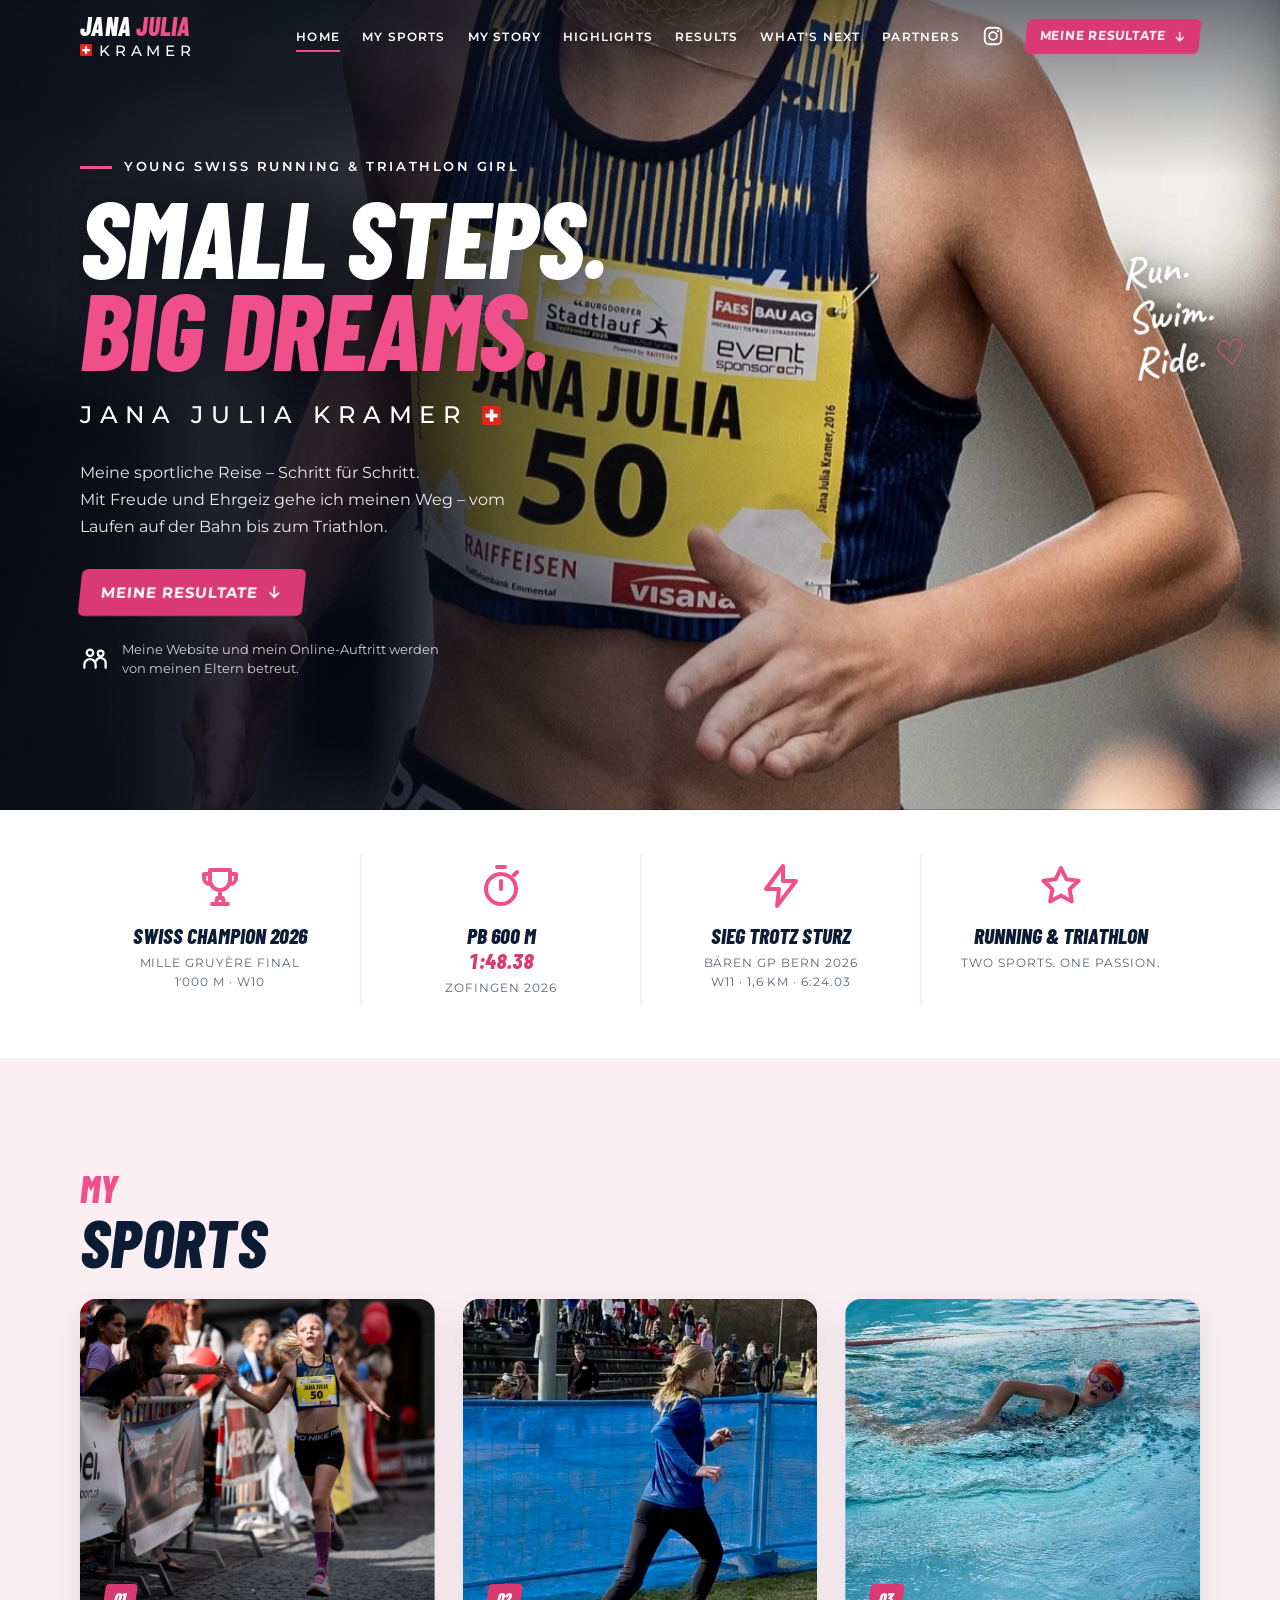
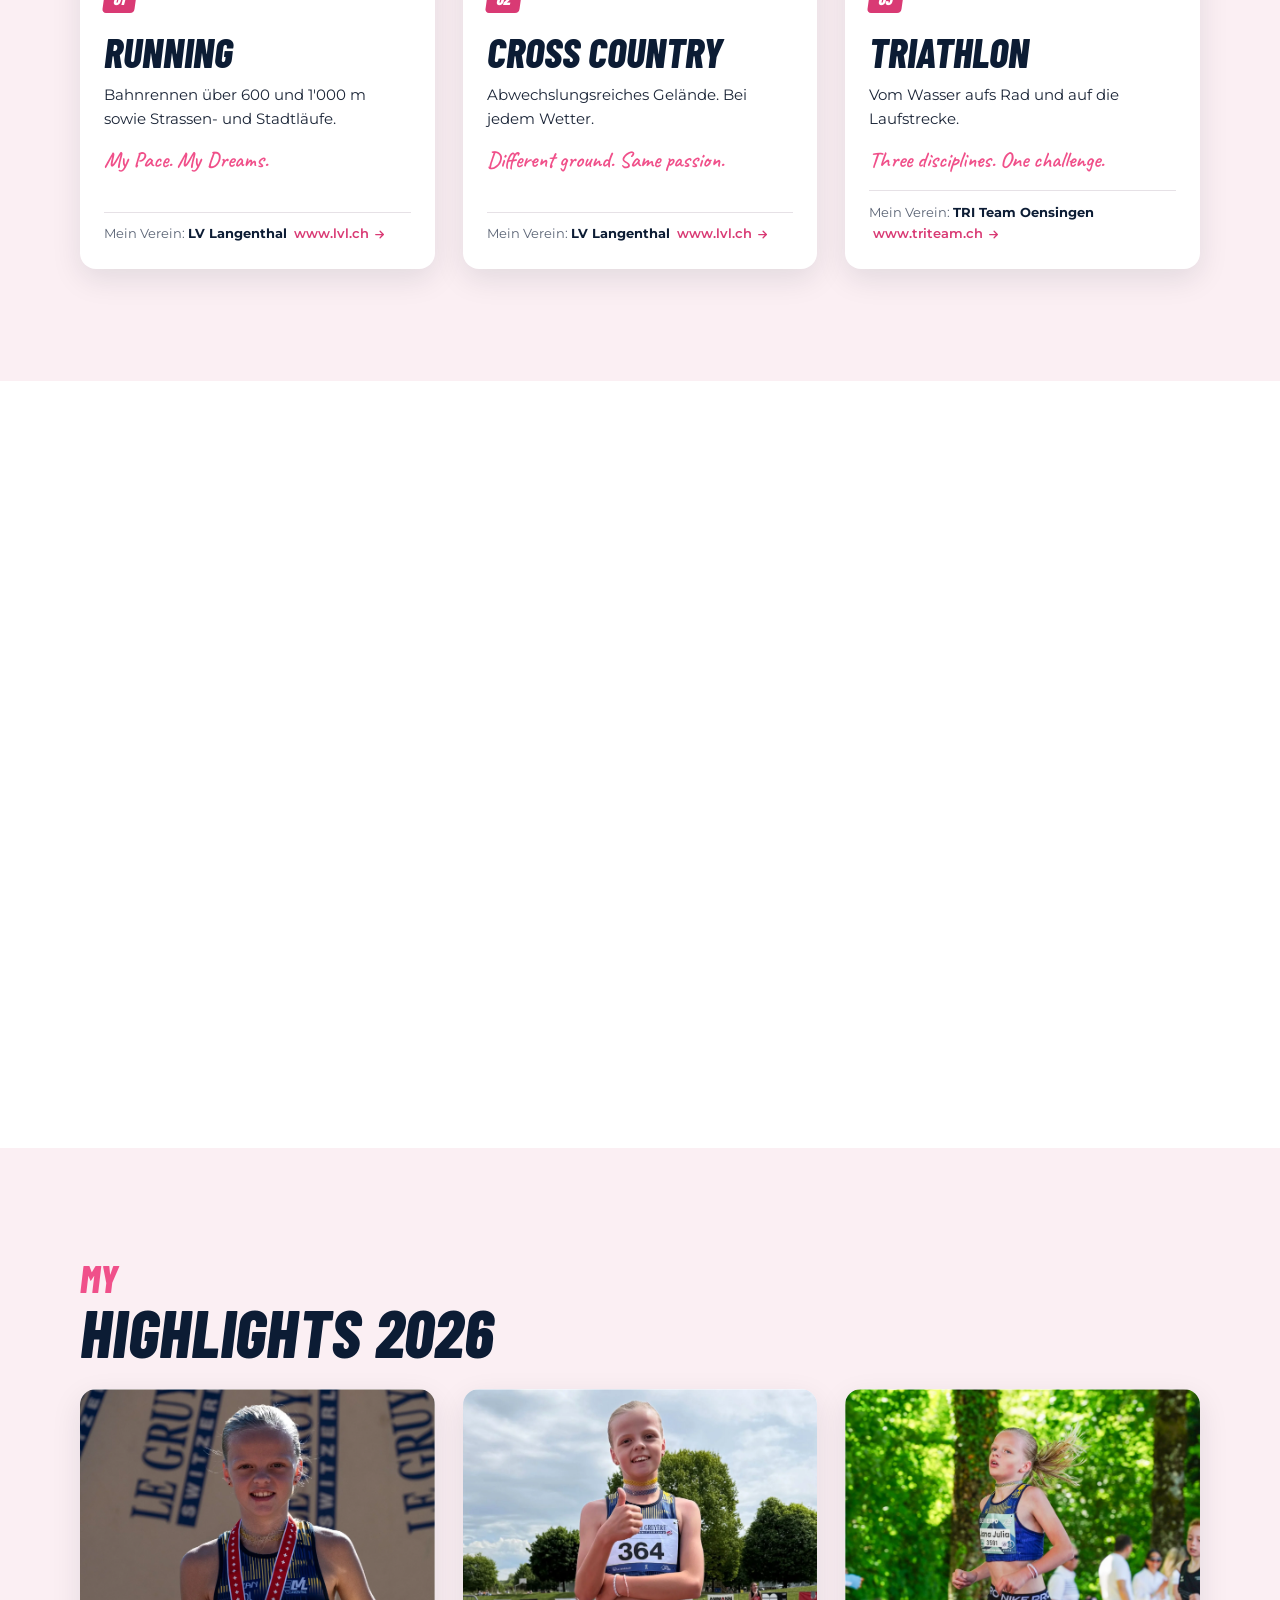
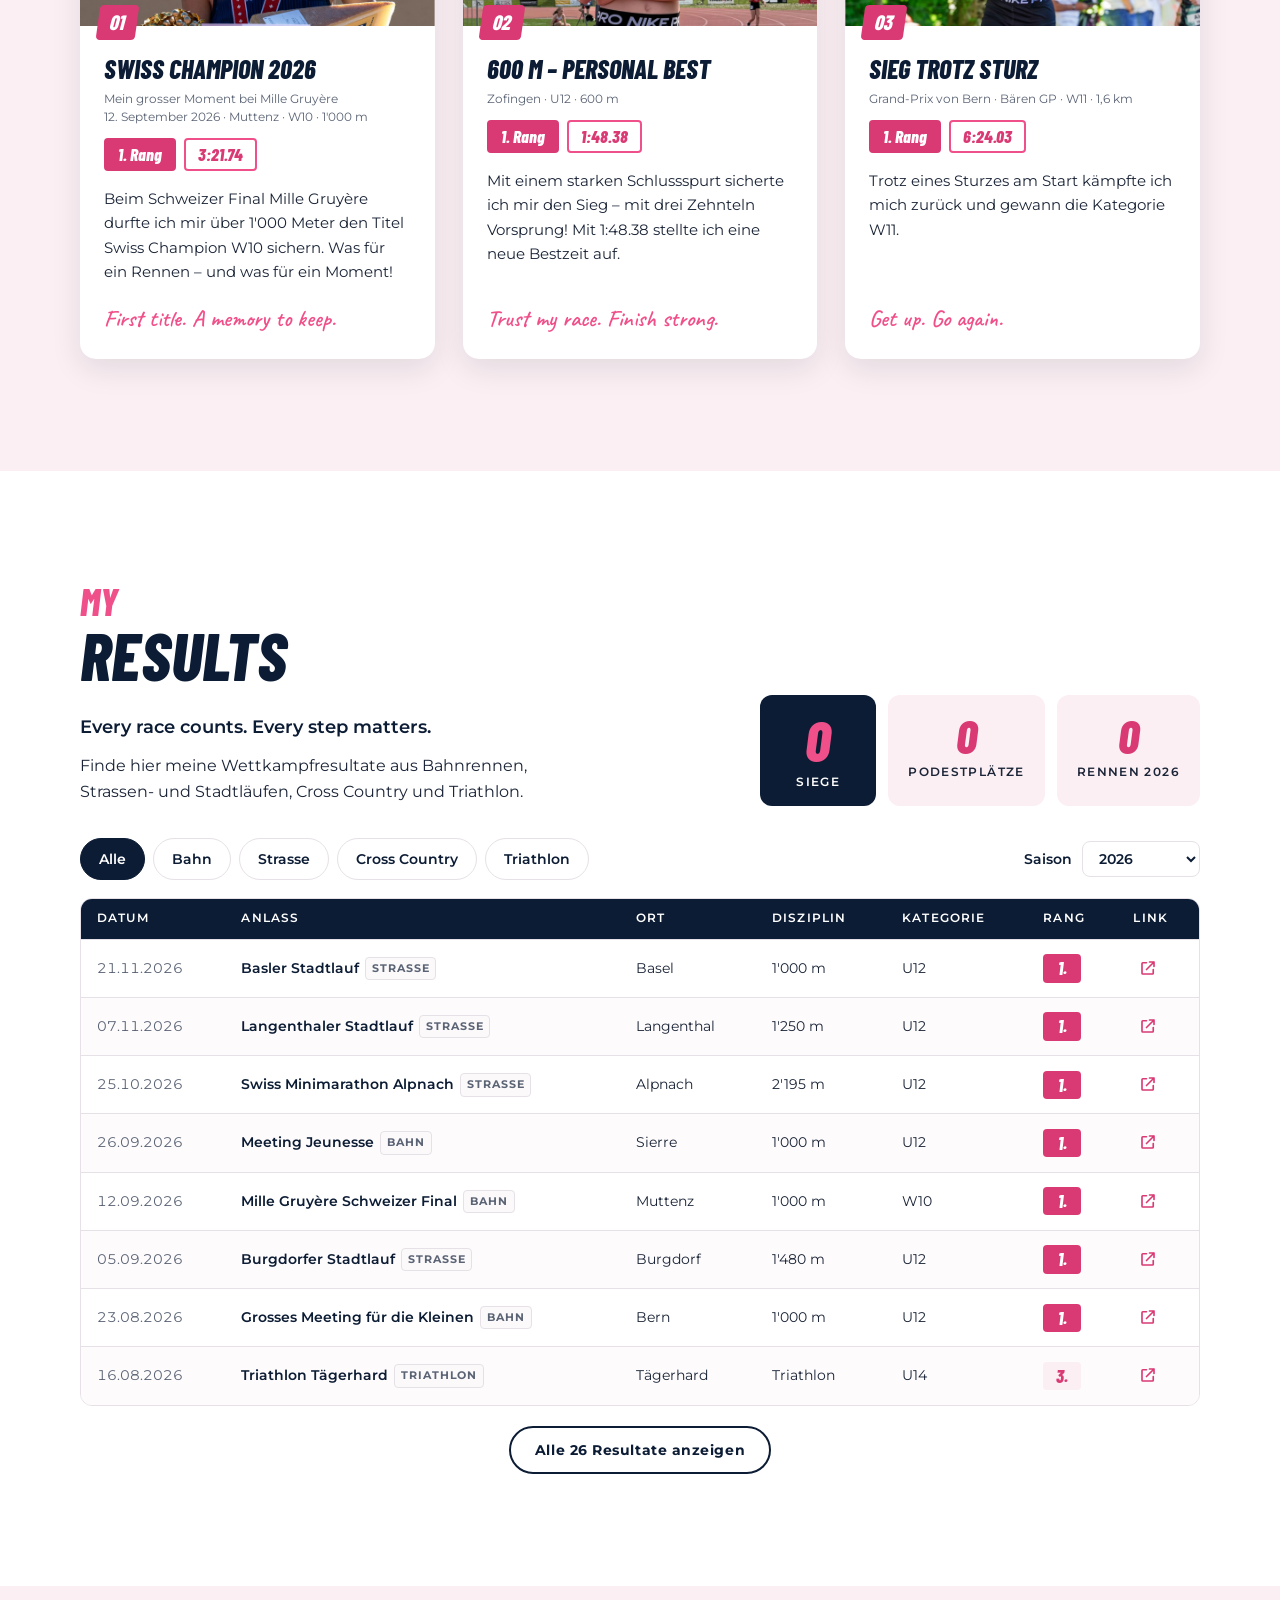
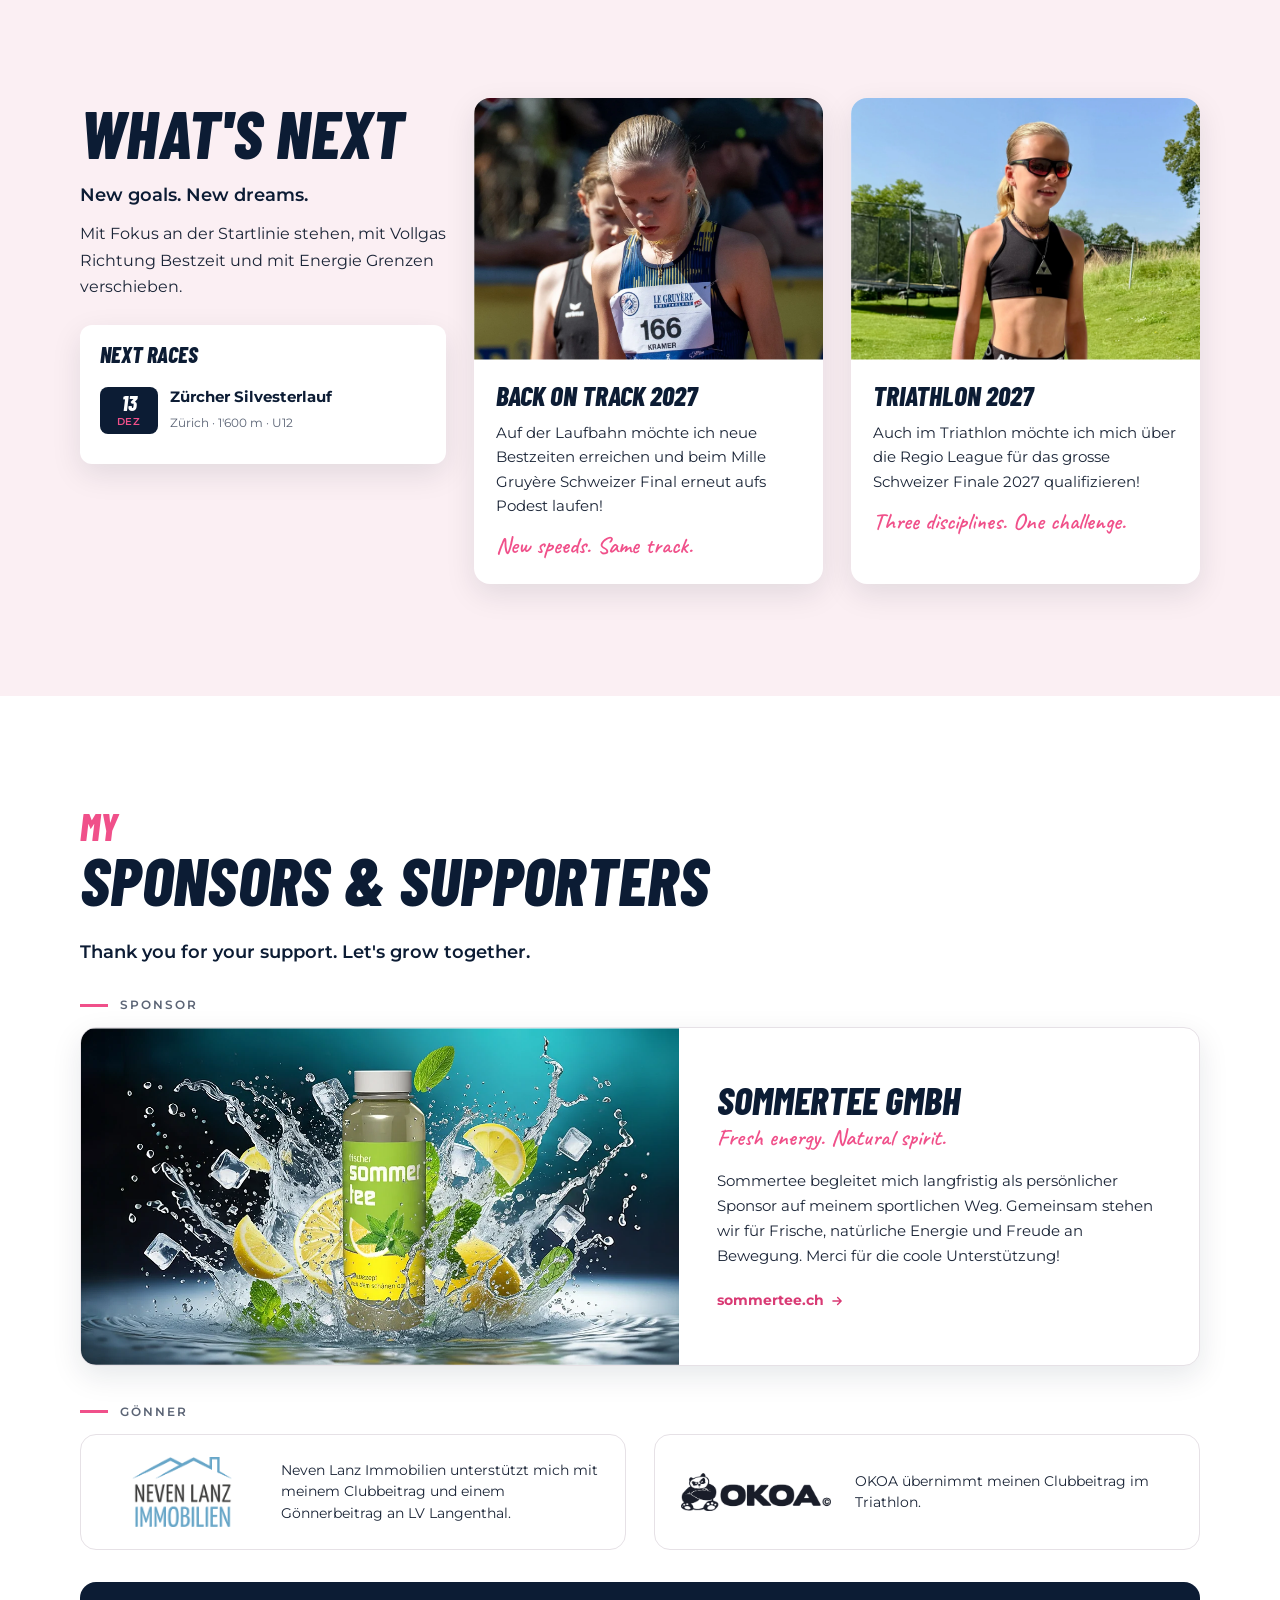
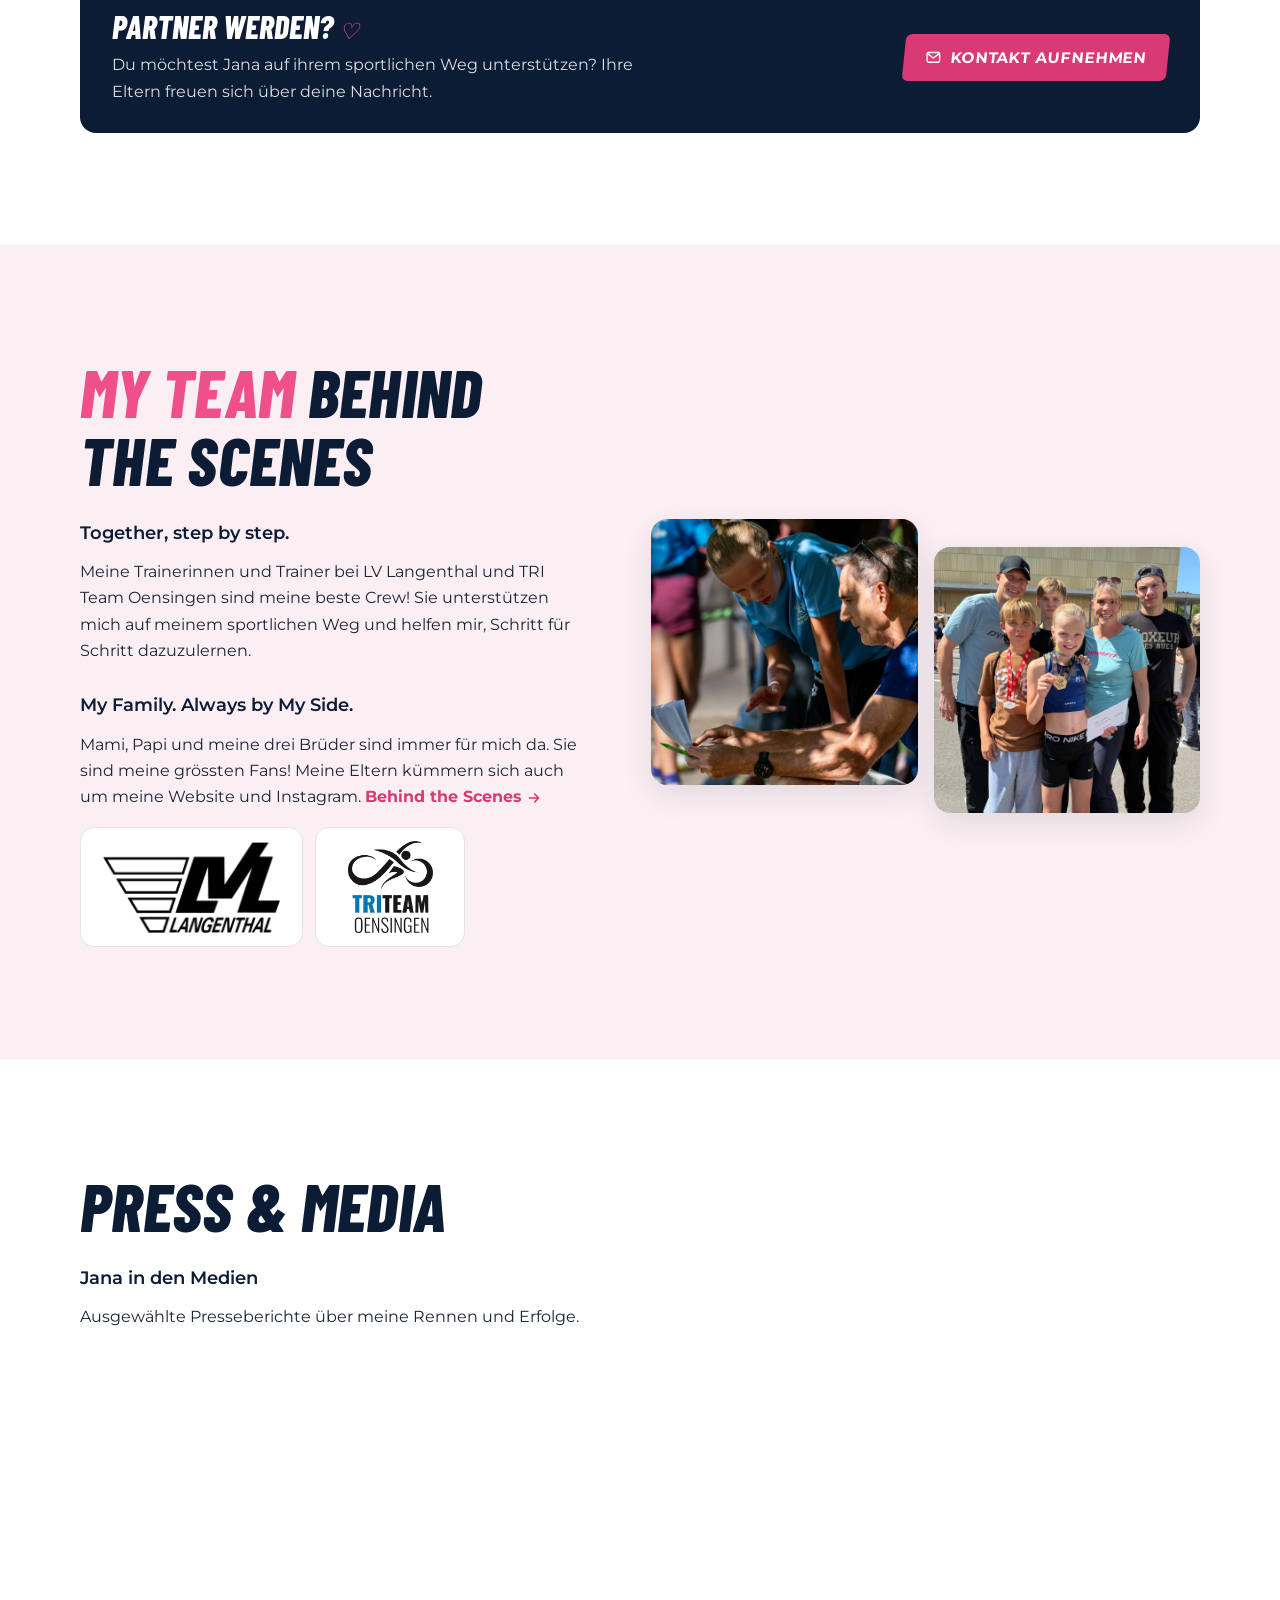
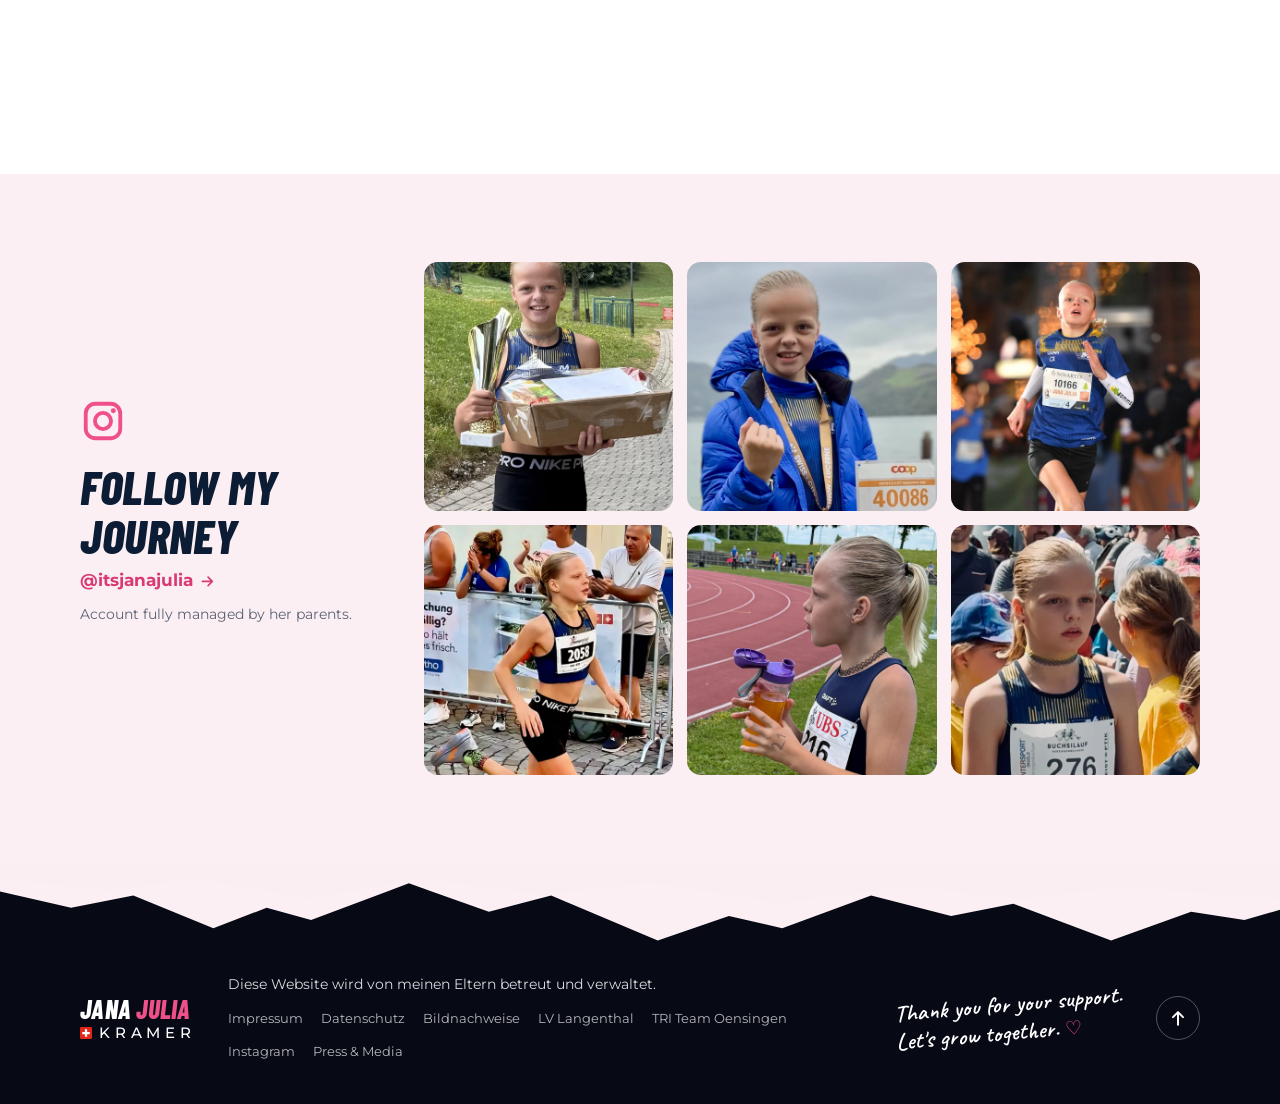
<file: index.html>
<!doctype html>
<html lang="de-CH">
<head>
  <meta charset="utf-8">
  <meta name="viewport" content="width=device-width, initial-scale=1">
  <title>Jana Julia Kramer – Läuferin &amp; Triathletin | Swiss Champion 2026</title>
  <meta name="description" content="Jana Julia Kramer (Jahrgang 2016) – junges Schweizer Lauf- und Triathlon-Talent vom LV Langenthal. Swiss Champion 2026 Mille Gruyère 1'000 m W10. Resultate, Highlights und Ziele. Betreut von ihren Eltern.">
  <meta name="robots" content="index, follow, max-image-preview:large">
  <link rel="canonical" href="https://janajulia.com/">
  <meta name="author" content="David &amp; Fabienne Kramer">
  <meta name="geo.region" content="CH-SO">
  <meta name="geo.placename" content="Kanton Solothurn">

  <!-- Vorschau beim Teilen (WhatsApp, Facebook, LinkedIn, X …) -->
  <meta property="og:type" content="website">
  <meta property="og:site_name" content="Jana Julia Kramer">
  <meta property="og:locale" content="de_CH">
  <meta property="og:url" content="https://janajulia.com/">
  <meta property="og:title" content="Jana Julia Kramer – Small Steps. Big Dreams.">
  <meta property="og:description" content="Young Swiss Running &amp; Triathlon Girl · Swiss Champion 2026 Mille Gruyère 1'000 m W10">
  <meta property="og:image" content="https://janajulia.com/assets/images/og-image.jpg">
  <meta property="og:image:width" content="1200">
  <meta property="og:image:height" content="630">
  <meta property="og:image:alt" content="Jana Julia Kramer beim Burgdorfer Stadtlauf">
  <meta name="twitter:card" content="summary_large_image">
  <meta name="twitter:image" content="https://janajulia.com/assets/images/og-image.jpg">
  <meta name="thumbnail" content="https://janajulia.com/assets/images/og-image.jpg">

  <!-- Strukturierte Daten für Suchmaschinen und KI-Assistenten (bewusst ohne Geburtsdatum/Adresse) -->
  <script type="application/ld+json">
{
  "@context": "https://schema.org",
  "@graph": [
    {
      "@type": "WebSite",
      "@id": "https://janajulia.com/#website",
      "url": "https://janajulia.com/",
      "name": "Jana Julia Kramer",
      "inLanguage": "de-CH",
      "description": "Offizielle Website der jungen Schweizer Läuferin und Triathletin Jana Julia Kramer, betreut von ihren Eltern.",
      "about": {
        "@id": "https://janajulia.com/#jana"
      }
    },
    {
      "@type": "WebPage",
      "@id": "https://janajulia.com/#webpage",
      "url": "https://janajulia.com/",
      "name": "Jana Julia Kramer – Läuferin & Triathletin | Swiss Champion 2026",
      "inLanguage": "de-CH",
      "isPartOf": {
        "@id": "https://janajulia.com/#website"
      },
      "about": {
        "@id": "https://janajulia.com/#jana"
      },
      "primaryImageOfPage": {
        "@id": "https://janajulia.com/#hero"
      },
      "image": [
        {
          "@type": "ImageObject",
          "@id": "https://janajulia.com/#hero",
          "url": "https://janajulia.com/assets/images/hero/hero-desktop.webp",
          "contentUrl": "https://janajulia.com/assets/images/hero/hero-desktop.webp",
          "width": 3200,
          "height": 1800,
          "caption": "Jana Julia Kramer beim Burgdorfer Stadtlauf 2026",
          "creditText": "Meierhans Fotografie, Fabian Meierhans"
        },
        {
          "@type": "ImageObject",
          "url": "https://janajulia.com/assets/images/og-image.jpg",
          "width": 1200,
          "height": 630
        }
      ],
      "thumbnailUrl": "https://janajulia.com/assets/images/og-image.jpg"
    },
    {
      "@type": "Person",
      "@id": "https://janajulia.com/#jana",
      "name": "Jana Julia Kramer",
      "url": "https://janajulia.com/",
      "image": [
        "https://janajulia.com/assets/images/hero/hero-desktop.webp",
        "https://janajulia.com/assets/images/og-image.jpg"
      ],
      "description": "Junge Schweizer Läuferin und Triathletin (Jahrgang 2016). Schweizer Meisterin Mille Gruyère 2026 über 1'000 m (W10).",
      "nationality": {
        "@type": "Country",
        "name": "Schweiz"
      },
      "knowsAbout": [
        "Leichtathletik",
        "Mittelstreckenlauf",
        "Cross Country",
        "Triathlon"
      ],
      "award": [
        "Swiss Champion 2026 – Mille Gruyère Schweizer Final, 1'000 m, W10",
        "Siegerin Grand-Prix von Bern 2026 (W11)"
      ],
      "memberOf": [
        {
          "@type": "SportsClub",
          "name": "LV Langenthal",
          "url": "https://www.lvl.ch/"
        },
        {
          "@type": "SportsClub",
          "name": "TRI Team Oensingen",
          "url": "https://www.triteam.ch/"
        }
      ],
      "sameAs": [
        "https://www.instagram.com/itsjanajulia/"
      ]
    }
  ]
}
  </script>
  <meta name="theme-color" content="#070A15">
  <link rel="preload" href="fonts/barlow-condensed-latin-800-italic.woff2" as="font" type="font/woff2" crossorigin>
  <link rel="preload" href="fonts/montserrat-latin-400-normal.woff2" as="font" type="font/woff2" crossorigin>
  <script>/* Animationen aktivieren (ausser bei «Bewegung reduzieren») – siehe js/animations.js */try{if(!matchMedia("(prefers-reduced-motion: reduce)").matches)document.documentElement.classList.add("anim")}catch(e){}</script>
  <link rel="stylesheet" href="css/style.css">
  <link rel="icon" href="/favicon.ico" sizes="48x48">
  <link rel="icon" href="/favicon.svg" type="image/svg+xml">
  <link rel="apple-touch-icon" href="/apple-touch-icon.png">
  <link rel="manifest" href="/site.webmanifest">
</head>
<body>

<!-- Wiederverwendbare Grafiken -->
<svg width="0" height="0" style="position:absolute" aria-hidden="true">
  <defs>
    <symbol id="flag" viewBox="0 0 32 32"><rect width="32" height="32" rx="3" fill="#E1251B"/><path d="M13 6h6v7h7v6h-7v7h-6v-7H6v-6h7z" fill="#fff"/></symbol>
    <symbol id="i-instagram" viewBox="0 0 24 24"><rect x="3" y="3" width="18" height="18" rx="5" fill="none" stroke="currentColor" stroke-width="2"/><circle cx="12" cy="12" r="4.2" fill="none" stroke="currentColor" stroke-width="2"/><circle cx="17.4" cy="6.6" r="1.3" fill="currentColor"/></symbol>
    <symbol id="i-arrow" viewBox="0 0 24 24"><path d="M5 12h13m-5-6 6 6-6 6" fill="none" stroke="currentColor" stroke-width="2.4" stroke-linecap="round" stroke-linejoin="round"/></symbol>
    <symbol id="i-down" viewBox="0 0 24 24"><path d="M12 4v15m-6-6 6 6 6-6" fill="none" stroke="currentColor" stroke-width="2.4" stroke-linecap="round" stroke-linejoin="round"/></symbol>
    <symbol id="i-ext" viewBox="0 0 24 24"><path d="M14 4h6v6m0-6L10 14M19 14v5a1 1 0 0 1-1 1H5a1 1 0 0 1-1-1V6a1 1 0 0 1 1-1h5" fill="none" stroke="currentColor" stroke-width="2.2" stroke-linecap="round" stroke-linejoin="round"/></symbol>
    <symbol id="i-trophy" viewBox="0 0 24 24"><path d="M7 4h10v5a5 5 0 0 1-10 0V4Zm0 2H4v2a3 3 0 0 0 3 3m10-5h3v2a3 3 0 0 1-3 3m-5 3v4m-4 3h8m-6 0 .6-3h2.8l.6 3" fill="none" stroke="currentColor" stroke-width="2" stroke-linejoin="round" stroke-linecap="round"/></symbol>
    <symbol id="i-watch" viewBox="0 0 24 24"><circle cx="12" cy="13.5" r="7.5" fill="none" stroke="currentColor" stroke-width="2"/><path d="M12 13.5V9.5M10 2.5h4M18.5 6.5l1.5-1.5" fill="none" stroke="currentColor" stroke-width="2" stroke-linecap="round"/></symbol>
    <symbol id="i-bolt" viewBox="0 0 24 24"><path d="M13 2 4.5 13.5H11L10 22l9.5-12.5H13L13 2Z" fill="none" stroke="currentColor" stroke-width="2" stroke-linejoin="round"/></symbol>
    <symbol id="i-star" viewBox="0 0 24 24"><path d="m12 3 2.7 5.6 6.1.8-4.5 4.2 1.1 6.1L12 16.8l-5.4 2.9 1.1-6.1-4.5-4.2 6.1-.8L12 3Z" fill="none" stroke="currentColor" stroke-width="2" stroke-linejoin="round"/></symbol>
    <symbol id="i-family" viewBox="0 0 24 24"><circle cx="8" cy="7" r="2.6" fill="none" stroke="currentColor" stroke-width="1.8"/><circle cx="16.5" cy="7.5" r="2.3" fill="none" stroke="currentColor" stroke-width="1.8"/><path d="M3.5 19v-2.5A4.5 4.5 0 0 1 8 12a4.5 4.5 0 0 1 4.5 4.5V19M13 13.3A4 4 0 0 1 20.5 15.5V19" fill="none" stroke="currentColor" stroke-width="1.8" stroke-linecap="round"/></symbol>
    <symbol id="i-camera" viewBox="0 0 24 24"><path d="M4 8h3l2-2.5h6L17 8h3a1 1 0 0 1 1 1v9a1 1 0 0 1-1 1H4a1 1 0 0 1-1-1V9a1 1 0 0 1 1-1Z" fill="none" stroke="currentColor" stroke-width="1.8" stroke-linejoin="round"/><circle cx="12" cy="13" r="3.5" fill="none" stroke="currentColor" stroke-width="1.8"/></symbol>
    <symbol id="i-zoom" viewBox="0 0 24 24"><circle cx="10.5" cy="10.5" r="6.5" fill="none" stroke="currentColor" stroke-width="2.2"/><path d="m15.5 15.5 5 5M10.5 7.5v6M7.5 10.5h6" fill="none" stroke="currentColor" stroke-width="2.2" stroke-linecap="round"/></symbol>
    <symbol id="i-close" viewBox="0 0 24 24"><path d="M6 6l12 12M18 6 6 18" fill="none" stroke="currentColor" stroke-width="2.4" stroke-linecap="round"/></symbol>
    <symbol id="i-chev" viewBox="0 0 24 24"><path d="m9 5 7 7-7 7" fill="none" stroke="currentColor" stroke-width="2.4" stroke-linecap="round" stroke-linejoin="round"/></symbol>
    <symbol id="i-mail" viewBox="0 0 24 24"><rect x="3" y="5" width="18" height="14" rx="2" fill="none" stroke="currentColor" stroke-width="2"/><path d="m4 7 8 6 8-6" fill="none" stroke="currentColor" stroke-width="2" stroke-linejoin="round"/></symbol>
    <!-- Bergkette -->
    <symbol id="mountains" viewBox="0 0 1440 220" preserveAspectRatio="none"><path d="M0 220V150l80-40 70 30 90-80 60 50 50-30 110 90 90-70 70 40 120-110 80 60 60-30 100 80 90-50 70 30 110-90 90 70 60-20 80 50 60-20v140Z"/><path d="M0 220v-40l120-30 100 30 130-50 120 50 140-40 120 30 150-50 140 40 130-30 120 30 170-30v90Z" opacity=".55"/></symbol>
  </defs>
</svg>

<a class="skip" href="#main">Zum Inhalt springen</a>

<header class="site-header" id="top">
  <div class="wrap header-inner">
    <a class="brand" href="#home" aria-label="Jana Julia Kramer – zur Startseite">
      <span class="brand-top">Jana <em>Julia</em></span>
      <span class="brand-bottom"><svg class="flag" aria-hidden="true"><use href="#flag"/></svg>Kramer</span>
    </a>
    <button class="burger" aria-expanded="false" aria-controls="nav" aria-label="Menü öffnen"><span></span><span></span><span></span></button>
    <nav class="nav" id="nav" aria-label="Hauptnavigation">
      <ul>
        <li><a href="#home">Home</a></li>
        <li><a href="#sports">My Sports</a></li>
        <li><a href="#story">My Story</a></li>
        <li><a href="#highlights">Highlights</a></li>
        <li><a href="#results">Results</a></li>
        <li><a href="#next">What's Next</a></li>
        <li><a href="#partners">Partners</a></li>
      </ul>
      <a class="icon-link" href="https://www.instagram.com/itsjanajulia/" target="_blank" rel="noopener" aria-label="Instagram @itsjanajulia"><svg aria-hidden="true"><use href="#i-instagram"/></svg></a>
      <a class="btn btn-sm" href="#results">Meine Resultate <svg aria-hidden="true"><use href="#i-down"/></svg></a>
    </nav>
  </div>
</header>

<main id="main">

  <!-- 01 HERO -->
  <section class="hero" id="home" aria-labelledby="hero-title">
    <picture class="hero-bg">
      <source media="(max-width: 760px)" srcset="assets/images/hero/hero-mobile.webp">
      <img src="assets/images/hero/hero-desktop.webp" alt="Jana Julia Kramer beim Burgdorfer Stadtlauf 2026 mit Startnummer 50" fetchpriority="high">
    </picture>
    <div class="wrap hero-content">
      <p class="eyebrow">Young Swiss Running &amp; Triathlon Girl</p>
      <h1 id="hero-title" class="hero-title"><span>Small Steps.</span> <span class="pink">Big Dreams.</span></h1>
      <p class="hero-name">Jana Julia Kramer <svg class="flag" aria-label="Schweiz"><use href="#flag"/></svg></p>
      <p class="hero-intro">Meine sportliche Reise – Schritt für Schritt.<br>Mit Freude und Ehrgeiz gehe ich meinen Weg – vom Laufen auf der Bahn bis zum Triathlon.</p>
      <a class="btn" href="#results">Meine Resultate <svg aria-hidden="true"><use href="#i-down"/></svg></a>
      <p class="parents-note"><svg aria-hidden="true"><use href="#i-family"/></svg>Meine Website und mein Online-Auftritt werden von meinen Eltern betreut.</p>
    </div>
    <p class="hero-script script" aria-hidden="true"><span class="w">Run.</span><span class="w">Swim.</span><span class="w">Ride. <span class="heart">♡</span></span></p>
  </section>

  <!-- 02 HIGHLIGHT-STATISTIK -->
  <section class="stats" aria-label="Highlights auf einen Blick">
    <div class="wrap stats-grid">
      <div class="stat">
        <svg aria-hidden="true"><use href="#i-trophy"/></svg>
        <h2>Swiss Champion 2026</h2>
        <p>Mille Gruyère Final<br>1'000 m · W10</p>
      </div>
      <div class="stat">
        <svg aria-hidden="true"><use href="#i-watch"/></svg>
        <h2>PB 600 m <span class="stat-num">1:48.38</span></h2>
        <p>Zofingen 2026</p>
      </div>
      <div class="stat">
        <svg aria-hidden="true"><use href="#i-bolt"/></svg>
        <h2>Sieg trotz Sturz</h2>
        <p>Bären GP Bern 2026<br>W11 · 1,6 km · 6:24.03</p>
      </div>
      <div class="stat">
        <svg aria-hidden="true"><use href="#i-star"/></svg>
        <h2>Running &amp; Triathlon</h2>
        <p>Two sports. One passion.</p>
      </div>
    </div>
  </section>

  <!-- 03 MY SPORTS -->
  <section class="section sports" id="sports" aria-labelledby="sports-title">
    <div class="wrap">
      <h2 class="section-title" id="sports-title"><span class="pink">My</span> Sports</h2>
      <div class="sports-grid">
        <article class="sport-card reveal">
          <img src="assets/images/sports/running.webp" alt="Jana beim Zieleinlauf am Burgdorfer Stadtlauf" loading="lazy">
          <div class="sport-body">
            <span class="num">01</span>
            <h3>Running</h3>
            <p>Bahnrennen über 600 und 1'000 m sowie Strassen- und Stadtläufe.</p>
            <p class="script">My Pace. My Dreams.</p>
            <p class="club">Mein Verein: <strong>LV Langenthal</strong> <a href="https://www.lvl.ch/" target="_blank" rel="noopener">www.lvl.ch <svg aria-hidden="true"><use href="#i-arrow"/></svg></a></p>
          </div>
        </article>
        <article class="sport-card reveal">
          <img src="assets/images/sports/cross-country.webp" alt="Jana beim Crosslauf auf der Wiese" loading="lazy">
          <div class="sport-body">
            <span class="num">02</span>
            <h3>Cross Country</h3>
            <p>Abwechslungsreiches Gelände. Bei jedem Wetter.</p>
            <p class="script">Different ground. Same passion.</p>
            <p class="club">Mein Verein: <strong>LV Langenthal</strong> <a href="https://www.lvl.ch/" target="_blank" rel="noopener">www.lvl.ch <svg aria-hidden="true"><use href="#i-arrow"/></svg></a></p>
          </div>
        </article>
        <article class="sport-card reveal">
          <img src="assets/images/sports/triathlon.webp" alt="Jana beim Schwimmen im Becken" loading="lazy">
          <div class="sport-body">
            <span class="num">03</span>
            <h3>Triathlon</h3>
            <p>Vom Wasser aufs Rad und auf die Laufstrecke.</p>
            <p class="script">Three disciplines. One challenge.</p>
            <p class="club">Mein Verein: <strong>TRI Team Oensingen</strong> <a href="https://www.triteam.ch/" target="_blank" rel="noopener">www.triteam.ch <svg aria-hidden="true"><use href="#i-arrow"/></svg></a></p>
          </div>
        </article>
      </div>
    </div>
  </section>

  <!-- 04 MY STORY -->
  <section class="section story" id="story" aria-labelledby="story-title">
    <div class="wrap story-grid">
      <figure class="story-photo reveal">
        <img src="assets/images/story/story-portrait.webp" alt="Porträt von Jana Julia Kramer, lachend" loading="lazy">
      </figure>
      <div class="story-text reveal">
        <h2 class="section-title" id="story-title"><span class="pink">My</span> Story</h2>
        <h3>Ein Schritt nach dem anderen.</h3>
        <p>Hi! Ich bin Jana Julia (Jahrgang 2016). Ich liebe es, Vollgas zu geben, Neues auszuprobieren und mit einem Lächeln an der Startlinie zu stehen.</p>
        <p>Meine Lieblingsdisziplinen? Die 600 und 1'000 Meter auf der Bahn, schnelle Strassen- und Stadtläufe oder im Winter das Cross Country. Ach ja, Triathlon finde ich auch cool – da kann ich gleich drei Sportarten miteinander verbinden!</p>
        <p>Mein Ziel ist es, jeden Tag dazuzulernen, meine Grenzen zu verschieben und dabei nie den Spass am Sport zu verlieren.</p>
        <p class="script script-lg">Small Steps. Big Dreams. <span class="heart">♡</span></p>
      </div>
    </div>
  </section>

  <!-- 05 MY HIGHLIGHTS 2026 -->
  <section class="section highlights" id="highlights" aria-labelledby="hl-title">
    <div class="wrap">
      <h2 class="section-title" id="hl-title"><span class="pink">My</span> Highlights 2026</h2>
      <div class="cards-3">
        <article class="hl-card reveal">
          <div class="hl-media">
            <img src="assets/images/highlights/swiss-final.webp" alt="Jana mit Medaille und Diplom am Mille Gruyère Schweizer Final in Muttenz" loading="lazy">
            <span class="badge">01</span>
          </div>
          <div class="hl-body">
            <h3>Swiss Champion 2026</h3>
            <p class="meta">Mein grosser Moment bei Mille Gruyère<br>12. September 2026 · Muttenz · W10 · 1'000 m</p>
            <p class="pills"><span class="pill pill-solid">1. Rang</span><span class="pill">3:21.74</span></p>
            <p>Beim Schweizer Final Mille Gruyère durfte ich mir über 1'000 Meter den Titel Swiss Champion W10 sichern. Was für ein Rennen – und was für ein Moment!</p>
            <p class="script">First title. A memory to keep.</p>
          </div>
        </article>
        <article class="hl-card reveal">
          <div class="hl-media">
            <img src="assets/images/highlights/zofingen.webp" alt="Jana mit Daumen hoch nach ihrer 600-m-Bestzeit in Zofingen" loading="lazy">
            <span class="badge">02</span>
          </div>
          <div class="hl-body">
            <h3>600 m – Personal Best</h3>
            <p class="meta">Zofingen · U12 · 600 m</p>
            <p class="pills"><span class="pill pill-solid">1. Rang</span><span class="pill">1:48.38</span></p>
            <p>Mit einem starken Schlussspurt sicherte ich mir den Sieg – mit drei Zehnteln Vorsprung! Mit 1:48.38 stellte ich eine neue Bestzeit auf.</p>
            <p class="script">Trust my race. Finish strong.</p>
          </div>
        </article>
        <article class="hl-card reveal">
          <div class="hl-media">
            <img src="assets/images/highlights/baeren-gp.webp" alt="Jana am Grand-Prix von Bern 2026" loading="lazy">
            <span class="badge">03</span>
          </div>
          <div class="hl-body">
            <h3>Sieg trotz Sturz</h3>
            <p class="meta">Grand-Prix von Bern · Bären GP · W11 · 1,6 km</p>
            <p class="pills"><span class="pill pill-solid">1. Rang</span><span class="pill">6:24.03</span></p>
            <p>Trotz eines Sturzes am Start kämpfte ich mich zurück und gewann die Kategorie W11.</p>
            <p class="script">Get up. Go again.</p>
          </div>
        </article>
      </div>
    </div>
  </section>

  <!-- 06 MY RESULTS -->
  <section class="section results" id="results" aria-labelledby="res-title">
    <div class="wrap">
      <div class="results-head">
        <div>
          <h2 class="section-title" id="res-title"><span class="pink">My</span> Results</h2>
          <p class="lead">Every race counts. Every step matters.</p>
          <p>Finde hier meine Wettkampfresultate aus Bahnrennen, Strassen- und Stadtläufen, Cross Country und Triathlon.</p>
        </div>
        <div class="kpis" aria-live="polite">
          <div class="kpi kpi-main"><span class="kpi-num" data-kpi="wins">–</span><span class="kpi-label">Siege</span></div>
          <div class="kpi"><span class="kpi-num" data-kpi="podiums">–</span><span class="kpi-label">Podestplätze</span></div>
          <div class="kpi"><span class="kpi-num" data-kpi="races">–</span><span class="kpi-label">Rennen <span data-kpi="year"></span></span></div>
        </div>
      </div>

      <div class="filters" role="group" aria-label="Resultate filtern">
        <div class="chips">
          <button class="chip is-active" data-type="all" aria-pressed="true">Alle</button>
          <button class="chip" data-type="bahn" aria-pressed="false">Bahn</button>
          <button class="chip" data-type="strasse" aria-pressed="false">Strasse</button>
          <button class="chip" data-type="cross" aria-pressed="false">Cross Country</button>
          <button class="chip" data-type="triathlon" aria-pressed="false">Triathlon</button>
        </div>
        <label class="year">Saison
          <select id="year-select"></select>
        </label>
      </div>

      <div class="table-wrap">
        <table class="results-table">
          <caption class="sr-only">Wettkampfresultate von Jana Julia Kramer, neueste zuerst</caption>
          <thead>
            <tr><th scope="col">Datum</th><th scope="col">Anlass</th><th scope="col">Ort</th><th scope="col">Disziplin</th><th scope="col">Kategorie</th><th scope="col">Rang</th><th scope="col"><span class="sr-only">Resultat-</span>Link</th></tr>
          </thead>
          <tbody id="results-body"></tbody>
        </table>
        <p class="empty" id="results-empty" hidden>Für diese Auswahl gibt es noch keine Resultate.</p>
      </div>
      <p class="more-wrap"><button class="more-btn" id="results-more" hidden></button></p>
    </div>
  </section>

  <!-- 07 WHAT'S NEXT -->
  <section class="section next" id="next" aria-labelledby="next-title">
    <div class="wrap">
      <div class="next-grid">
        <div class="next-intro reveal">
          <h2 class="section-title" id="next-title">What's Next</h2>
          <p class="lead">New goals. New dreams.</p>
          <p>Mit Fokus an der Startlinie stehen, mit Vollgas Richtung Bestzeit und mit Energie Grenzen verschieben.</p>
          <div class="next-races" id="next-races-box">
            <h3>Next Races</h3>
            <ul id="next-races"></ul>
          </div>
        </div>
        <article class="goal-card reveal">
          <img src="assets/images/next/track-2027.webp" alt="Jana konzentriert vor dem Start am Mille Gruyère" loading="lazy">
          <div>
            <h3>Back on Track 2027</h3>
            <p>Auf der Laufbahn möchte ich neue Bestzeiten erreichen und beim Mille Gruyère Schweizer Final erneut aufs Podest laufen!</p>
            <p class="script">New speeds. Same track.</p>
          </div>
        </article>
        <article class="goal-card reveal">
          <img src="assets/images/next/triathlon-2027.webp" alt="Jana mit Sportbrille im Sommer" loading="lazy">
          <div>
            <h3>Triathlon 2027</h3>
            <p>Auch im Triathlon möchte ich mich über die Regio League für das grosse Schweizer Finale 2027 qualifizieren!</p>
            <p class="script">Three disciplines. One challenge.</p>
          </div>
        </article>
      </div>
    </div>
  </section>

  <!-- 08 SPONSORS & SUPPORTERS -->
  <section class="section partners" id="partners" aria-labelledby="partners-title">
    <div class="wrap">
      <h2 class="section-title" id="partners-title"><span class="pink">My</span> Sponsors &amp; Supporters</h2>
      <p class="lead">Thank you for your support. Let's grow together.</p>
      <h3 class="partner-group">Sponsor</h3>
      <article class="sponsor-card reveal">
        <img class="sponsor-media" src="assets/images/partner/sommertee-produkt.webp" alt="Sommertee-Flasche mit Zitronen, Minze und Eiswürfeln" loading="lazy">
        <div class="sponsor-body">
          <h3>Sommertee GmbH</h3>
          <p class="script">Fresh energy. Natural spirit.</p>
          <p>Sommertee begleitet mich langfristig als persönlicher Sponsor auf meinem sportlichen Weg. Gemeinsam stehen wir für Frische, natürliche Energie und Freude an Bewegung. Merci für die coole Unterstützung!</p>
          <a class="text-link" href="https://sommertee.ch/" target="_blank" rel="noopener">sommertee.ch <svg aria-hidden="true"><use href="#i-arrow"/></svg></a>
        </div>
      </article>

      <h3 class="partner-group">Gönner</h3>
      <div class="donors">
        <a class="donor-card reveal" href="https://www.nevenlanz.ch/" target="_blank" rel="noopener">
          <img src="assets/images/partner/logo-nevenlanz.png" alt="Neven Lanz Immobilien" loading="lazy">
          <p>Neven Lanz Immobilien unterstützt mich mit meinem Clubbeitrag und einem Gönnerbeitrag an LV Langenthal.</p>
        </a>
        <a class="donor-card reveal" href="https://www.okoa.ch/" target="_blank" rel="noopener">
          <img src="assets/images/partner/logo-okoa.png" alt="OKOA" loading="lazy">
          <p>OKOA übernimmt meinen Clubbeitrag im Triathlon.</p>
        </a>
      </div>
      <div class="become-partner reveal">
        <div>
          <h3>Partner werden?</h3>
          <p>Du möchtest Jana auf ihrem sportlichen Weg unterstützen? Ihre Eltern freuen sich über deine Nachricht.</p>
        </div>
        <a class="btn js-mail" href="#partners" data-subject="Partnerschaft Jana Julia Kramer"><svg aria-hidden="true"><use href="#i-mail"/></svg>Kontakt aufnehmen</a>
      </div>
    </div>
  </section>

  <!-- 09 TEAM BEHIND THE SCENES -->
  <section class="section team" aria-labelledby="team-title">
    <div class="wrap team-grid">
      <div class="team-text reveal">
        <h2 class="section-title" id="team-title"><span class="pink">My Team</span> Behind the Scenes</h2>
        <p class="lead">Together, step by step.</p>
        <p>Meine Trainerinnen und Trainer bei LV Langenthal und TRI Team Oensingen sind meine beste Crew! Sie unterstützen mich auf meinem sportlichen Weg und helfen mir, Schritt für Schritt dazuzulernen.</p>
        <p class="lead lead-2">My Family. Always by My Side.</p>
        <p>Mami, Papi und meine drei Brüder sind immer für mich da. Sie sind meine grössten Fans! Meine Eltern kümmern sich auch um meine Website und Instagram. <a class="inline-link" href="impressum.html#behind-the-scenes">Behind the Scenes <svg aria-hidden="true"><use href="#i-arrow"/></svg></a></p>
        <div class="clubs">
          <a class="club-logo" href="https://www.lvl.ch/" target="_blank" rel="noopener"><img src="assets/images/team/logo-lv-langenthal.png" alt="LV Langenthal" loading="lazy"></a>
          <a class="club-logo" href="https://www.triteam.ch/" target="_blank" rel="noopener"><img src="assets/images/team/logo-triteam-oensingen.png" alt="TRI Team Oensingen" loading="lazy"></a>
        </div>
      </div>
      <div class="team-photos reveal">
        <img src="assets/images/team/team-01.webp" alt="Jana bespricht mit ihrem Trainer die Rennstrategie" loading="lazy">
        <img src="assets/images/team/team-02.webp" alt="Jana mit ihrer Familie und Medaille" loading="lazy">
      </div>
    </div>
  </section>

  <!-- 10 PRESS & MEDIA -->
  <section class="section press" id="press" aria-labelledby="press-title">
    <div class="wrap">
      <h2 class="section-title" id="press-title">Press &amp; Media</h2>
      <p class="lead">Jana in den Medien</p>
      <p>Ausgewählte Presseberichte über meine Rennen und Erfolge.</p>
      <div class="cards-4">
        <article class="press-card reveal">
          <button type="button" class="press-zoom" data-full="assets/images/medien/gross/medien-01.webp" aria-label="Artikel vergrössern: Zeitungsartikel Oltner Tagblatt: Rickenbacherin gewinnt Schweizer Final über 1000 Meter"><img src="assets/images/medien/medien-01.webp" alt="Zeitungsartikel Oltner Tagblatt: Rickenbacherin gewinnt Schweizer Final über 1000 Meter" loading="lazy"><span class="zoom-icon" aria-hidden="true"><svg><use href="#i-zoom"/></svg></span></button>
          <h3>Rickenbacherin gewinnt Schweizer Final über 1000 Meter</h3>
          <p class="meta">Oltner Tagblatt · 17. September 2026</p>
        </article>
        <article class="press-card reveal">
          <button type="button" class="press-zoom" data-full="assets/images/medien/gross/medien-02.webp" aria-label="Artikel vergrössern: Zeitungsartikel Unter-Emmentaler: Gold und Silber an regionale Talente"><img src="assets/images/medien/medien-02.webp" alt="Zeitungsartikel Unter-Emmentaler: Gold und Silber an regionale Talente" loading="lazy"><span class="zoom-icon" aria-hidden="true"><svg><use href="#i-zoom"/></svg></span></button>
          <h3>Gold und Silber an regionale Talente</h3>
          <p class="meta">Unter-Emmentaler · 18. September 2026</p>
        </article>
        <article class="press-card reveal">
          <button type="button" class="press-zoom" data-full="assets/images/medien/gross/medien-03.webp" aria-label="Artikel vergrössern: Zeitungsartikel Unter-Emmentaler über den Torrent Run"><img src="assets/images/medien/medien-03.webp" alt="Zeitungsartikel Unter-Emmentaler über den Torrent Run" loading="lazy"><span class="zoom-icon" aria-hidden="true"><svg><use href="#i-zoom"/></svg></span></button>
          <h3>Sieg am Torrent Run in Leukerbad</h3>
          <p class="meta">Unter-Emmentaler · August 2026</p>
        </article>
        <article class="press-card reveal">
          <button type="button" class="press-zoom" data-full="assets/images/medien/gross/medien-04.webp" aria-label="Artikel vergrössern: Zeitungsartikel zum Langenthaler Stadtlauf 2025 mit Jana und Medaille"><img src="assets/images/medien/medien-04.webp" alt="Zeitungsartikel zum Langenthaler Stadtlauf 2025 mit Jana und Medaille" loading="lazy"><span class="zoom-icon" aria-hidden="true"><svg><use href="#i-zoom"/></svg></span></button>
          <h3>Kategoriensieg am Langenthaler Stadtlauf</h3>
          <p class="meta">Langenthaler Tagblatt · November 2025</p>
        </article>
      </div>
    </div>
  </section>

  <!-- 11 INSTAGRAM -->
  <section class="section insta" aria-labelledby="insta-title">
    <div class="wrap insta-grid">
      <div class="insta-text">
        <svg class="insta-icon" aria-hidden="true"><use href="#i-instagram"/></svg>
        <h2 class="section-title" id="insta-title">Follow my Journey</h2>
        <a class="handle" href="https://www.instagram.com/itsjanajulia/" target="_blank" rel="noopener">@itsjanajulia <svg aria-hidden="true"><use href="#i-arrow"/></svg></a>
        <p class="small">Account fully managed by her parents.</p>
      </div>
      <ul class="insta-photos">
        <li><a href="https://www.instagram.com/itsjanajulia/" target="_blank" rel="noopener"><img src="assets/images/instagram/insta-01.webp" alt="Jana mit Pokal nach dem Sieg am Torrent Run" loading="lazy"></a></li>
        <li><a href="https://www.instagram.com/itsjanajulia/" target="_blank" rel="noopener"><img src="assets/images/instagram/insta-02.webp" alt="Jana mit Diplom am Mille Gruyère Regionalfinal Zürich" loading="lazy"></a></li>
        <li><a href="https://www.instagram.com/itsjanajulia/" target="_blank" rel="noopener"><img src="assets/images/instagram/insta-03.webp" alt="Jana im Lauf am Basler Stadtlauf 2026" loading="lazy"></a></li>
        <li><a href="https://www.instagram.com/itsjanajulia/" target="_blank" rel="noopener"><img src="assets/images/instagram/insta-04.webp" alt="Jana beim Trompeterlauf in Bad Säckingen" loading="lazy"></a></li>
        <li><a href="https://www.instagram.com/itsjanajulia/" target="_blank" rel="noopener"><img src="assets/images/instagram/insta-05.webp" alt="Jana trinkt an der Laufbahn" loading="lazy"></a></li>
        <li><a href="https://www.instagram.com/itsjanajulia/" target="_blank" rel="noopener"><img src="assets/images/instagram/insta-06.webp" alt="Jana vor dem Start am Buchsilauf" loading="lazy"></a></li>
      </ul>
    </div>
  </section>

  <div class="lightbox" id="lightbox" role="dialog" aria-modal="true" aria-label="Zeitungsartikel" hidden>
    <figure class="lb-figure">
      <img class="lb-img" alt="">
      <figcaption class="lb-cap"></figcaption>
    </figure>
    <button type="button" class="lb-btn lb-close" aria-label="Schliessen"><svg aria-hidden="true"><use href="#i-close"/></svg></button>
    <button type="button" class="lb-btn lb-prev" aria-label="Vorheriger Artikel"><svg aria-hidden="true"><use href="#i-chev"/></svg></button>
    <button type="button" class="lb-btn lb-next" aria-label="Nächster Artikel"><svg aria-hidden="true"><use href="#i-chev"/></svg></button>
  </div>

</main>

<!-- 12 FOOTER -->
<footer class="site-footer">
  <svg class="mountains mountains-footer" aria-hidden="true"><use href="#mountains"/></svg>
  <div class="wrap footer-inner">
    <a class="brand" href="#home" aria-label="Nach oben">
      <span class="brand-top">Jana <em>Julia</em></span>
      <span class="brand-bottom"><svg class="flag" aria-hidden="true"><use href="#flag"/></svg>Kramer</span>
    </a>
    <div class="footer-text">
      <p>Diese Website wird von meinen Eltern betreut und verwaltet.</p>
      <ul class="footer-links">
        <li><a href="impressum.html">Impressum</a></li>
        <li><a href="impressum.html#datenschutz">Datenschutz</a></li>
        <li><a href="impressum.html#bildnachweise">Bildnachweise</a></li>
        <li><a href="https://www.lvl.ch/" target="_blank" rel="noopener">LV Langenthal</a></li>
        <li><a href="https://www.triteam.ch/" target="_blank" rel="noopener">TRI Team Oensingen</a></li>
        <li><a href="https://www.instagram.com/itsjanajulia/" target="_blank" rel="noopener">Instagram</a></li>
        <li><a href="#press">Press &amp; Media</a></li>
      </ul>
    </div>
    <p class="script footer-script">Thank you for your support.<br>Let's grow together. <span class="heart">♡</span></p>
    <a class="to-top" href="#home" aria-label="Nach oben"><svg aria-hidden="true"><use href="#i-down"/></svg></a>
  </div>
</footer>

<script src="js/results.js"></script>
<script src="js/main.js"></script>
<script src="js/animations.js"></script>
</body>
</html>
</file>
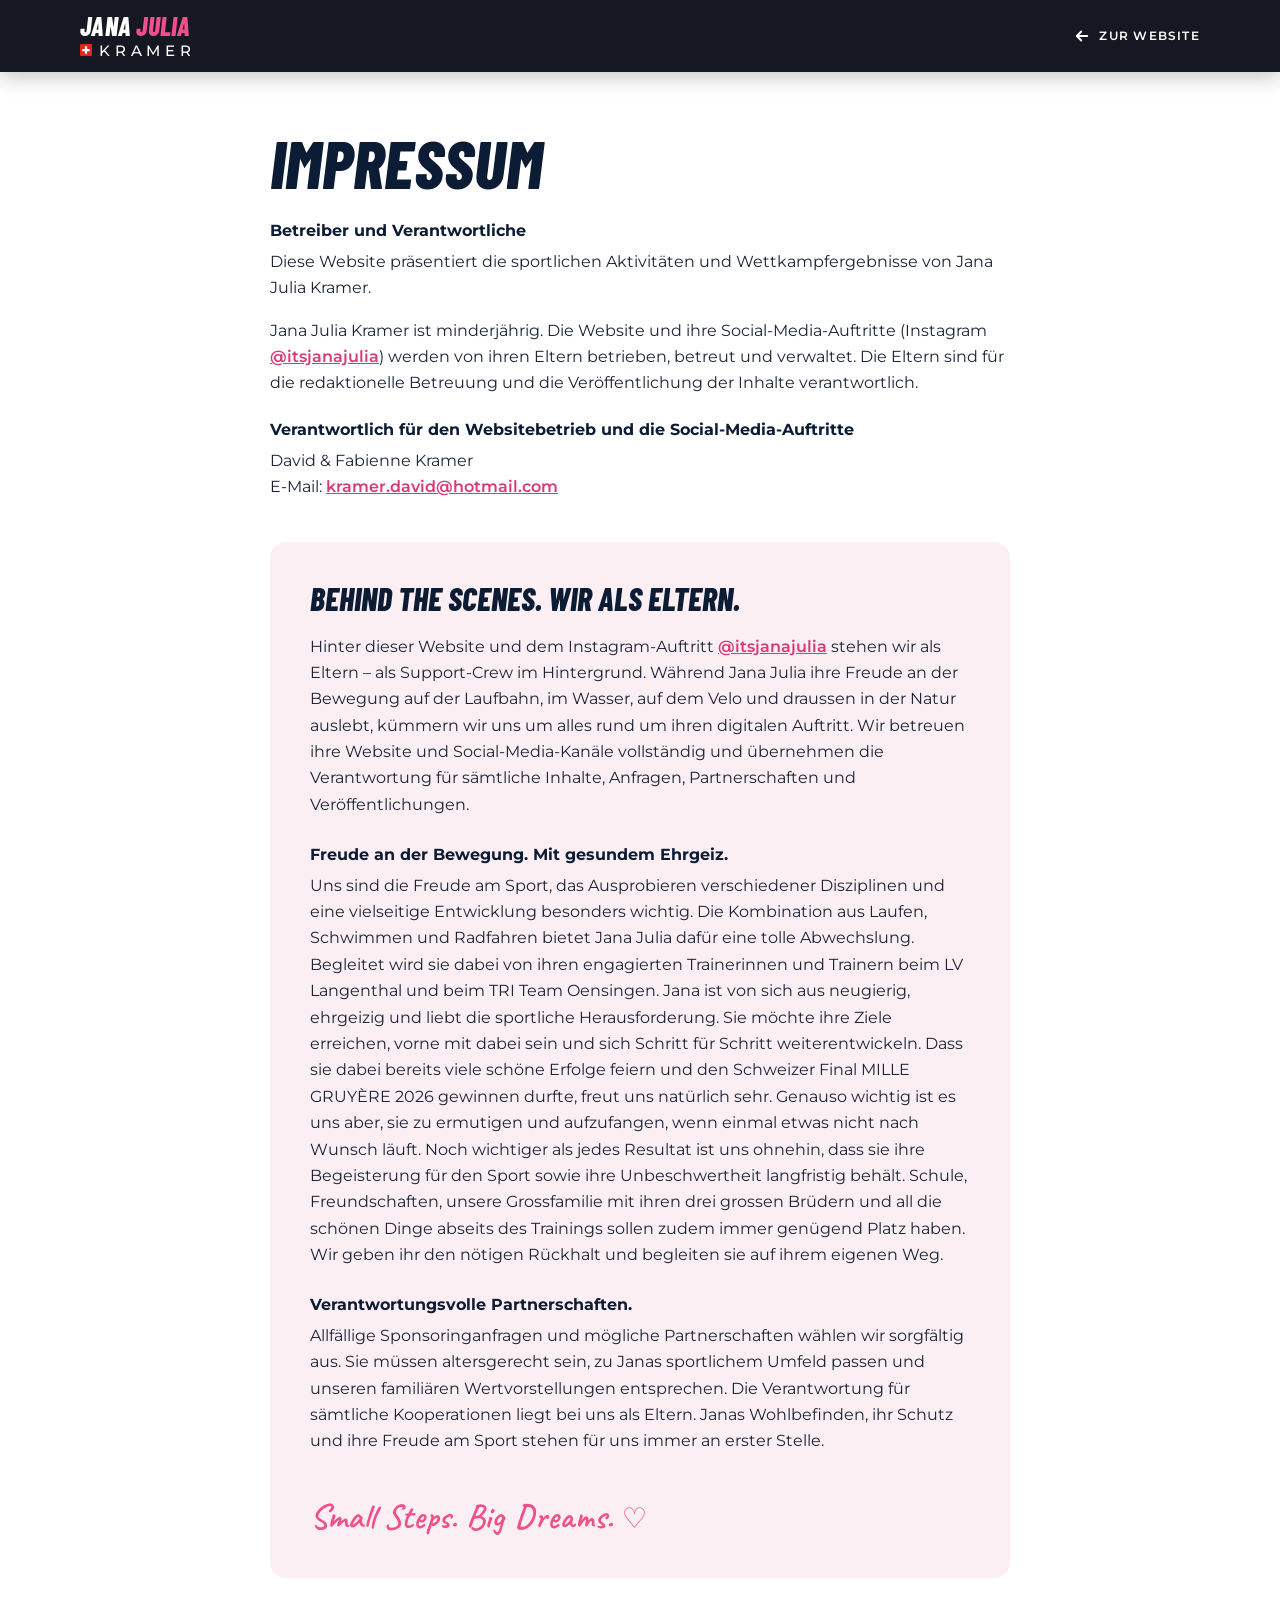
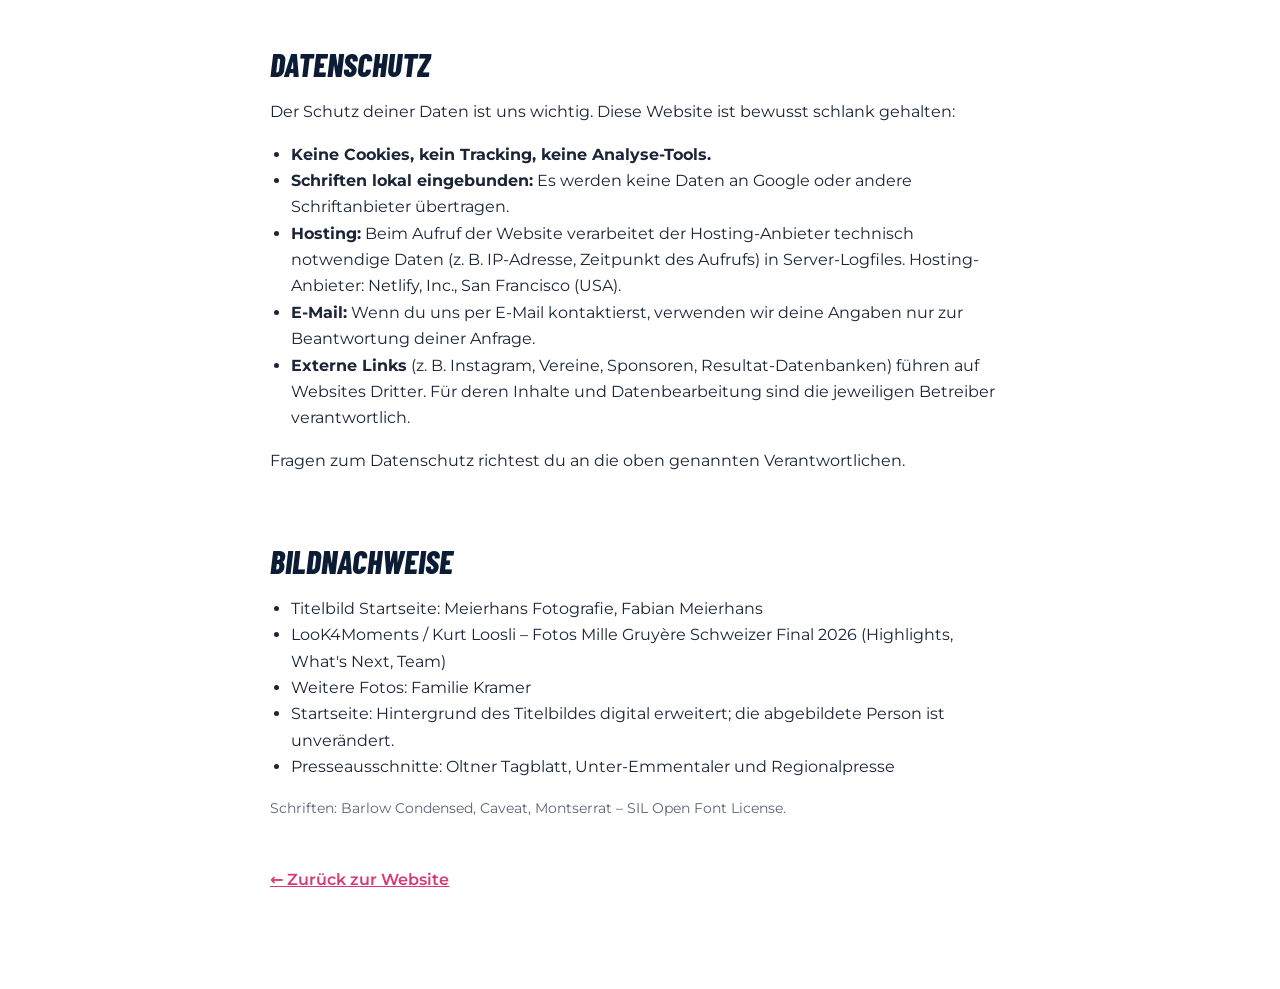
<file: impressum.html>
<!doctype html>
<html lang="de-CH">
<head>
  <meta charset="utf-8">
  <meta name="viewport" content="width=device-width, initial-scale=1">
  <title>Impressum & Datenschutz – Jana Julia Kramer</title>
  <meta name="description" content="Impressum, Datenschutz und Bildnachweise der Website von Jana Julia Kramer. Betrieben von ihren Eltern David &amp; Fabienne Kramer.">
  <meta name="robots" content="index, follow">
  <link rel="canonical" href="https://janajulia.com/impressum.html">
  <meta name="theme-color" content="#070A15">
  <script>/* Animationen aktivieren (ausser bei «Bewegung reduzieren») – siehe js/animations.js */try{if(!matchMedia("(prefers-reduced-motion: reduce)").matches)document.documentElement.classList.add("anim")}catch(e){}</script>
  <link rel="stylesheet" href="css/style.css">
  <link rel="icon" href="/favicon.ico" sizes="48x48">
  <link rel="icon" href="/favicon.svg" type="image/svg+xml">
  <link rel="apple-touch-icon" href="/apple-touch-icon.png">
  <link rel="manifest" href="/site.webmanifest">
  <style>
    .legal { padding: calc(var(--header-h) + 56px) 0 80px; background: var(--white); }
    .legal .wrap { max-width: 820px; }
    .legal h2 { font: italic 800 2rem/1 var(--f-head); text-transform: uppercase; color: var(--navy); margin: 2.2em 0 .6em; scroll-margin-top: calc(var(--header-h) + 20px); }
    .legal h3 { font: 700 1rem/1.4 var(--f-body); color: var(--navy); margin: 1.4em 0 .4em; }
    .legal ul { list-style: disc; padding-left: 1.3em; margin-bottom: 1em; }
    .legal a { color: var(--pink-strong); font-weight: 600; }
    .ethos { margin-top: 2.6em; padding: clamp(24px, 4vw, 40px); background: var(--rose); border-radius: var(--radius); scroll-margin-top: calc(var(--header-h) + 20px); }
    .ethos h2 { margin-top: 0; }
    .ethos h3 { margin-top: 1.6em; }
    .ethos-claim { font-size: clamp(1.7rem, 3vw, 2.2rem); margin-top: 1.2em; }
    .back { display: inline-flex; align-items: center; gap: 8px; color: #fff; text-decoration: none; font: 600 .78rem/1 var(--f-body); letter-spacing: .1em; text-transform: uppercase; }
    .back svg { width: 18px; height: 18px; transform: rotate(180deg); }
    .back:hover { color: var(--pink); }
  </style>
</head>
<body>
<svg width="0" height="0" style="position:absolute" aria-hidden="true">
  <defs>
    <symbol id="flag" viewBox="0 0 32 32"><rect width="32" height="32" rx="3" fill="#E1251B"/><path d="M13 6h6v7h7v6h-7v7h-6v-7H6v-6h7z" fill="#fff"/></symbol>
    <symbol id="i-arrow" viewBox="0 0 24 24"><path d="M5 12h13m-5-6 6 6-6 6" fill="none" stroke="currentColor" stroke-width="2.4" stroke-linecap="round" stroke-linejoin="round"/></symbol>
  </defs>
</svg>

<header class="site-header is-solid" data-static>
  <div class="wrap header-inner">
    <a class="brand" href="index.html" aria-label="Jana Julia Kramer – zur Startseite">
      <span class="brand-top">Jana <em>Julia</em></span>
      <span class="brand-bottom"><svg class="flag" aria-hidden="true"><use href="#flag"/></svg>Kramer</span>
    </a>
    <a class="back" href="index.html"><svg aria-hidden="true"><use href="#i-arrow"/></svg>Zur Website</a>
  </div>
</header>

<main class="legal" id="main">
  <div class="wrap">
    <h1 class="section-title">Impressum</h1>

    <h3>Betreiber und Verantwortliche</h3>
    <p>Diese Website präsentiert die sportlichen Aktivitäten und Wettkampfergebnisse von Jana Julia Kramer.</p>
    <p>Jana Julia Kramer ist minderjährig. Die Website und ihre Social-Media-Auftritte (Instagram <a href="https://www.instagram.com/itsjanajulia/" target="_blank" rel="noopener">@itsjanajulia</a>) werden von ihren Eltern betrieben, betreut und verwaltet. Die Eltern sind für die redaktionelle Betreuung und die Veröffentlichung der Inhalte verantwortlich.</p>
    <h3>Verantwortlich für den Websitebetrieb und die Social-Media-Auftritte</h3>
    <p>David &amp; Fabienne Kramer<br>E-Mail: <a class="js-mail" href="#" data-subject="Website Jana Julia Kramer"><span class="js-mail-text">[E-Mail-Adresse – bitte JavaScript aktivieren]</span></a></p>

    <section class="ethos" id="behind-the-scenes" aria-labelledby="bts-title">
      <h2 id="bts-title">Behind the Scenes. Wir als Eltern.</h2>
      <p>Hinter dieser Website und dem Instagram-Auftritt <a href="https://www.instagram.com/itsjanajulia/" target="_blank" rel="noopener">@itsjanajulia</a> stehen wir als Eltern – als Support-Crew im Hintergrund. Während Jana Julia ihre Freude an der Bewegung auf der Laufbahn, im Wasser, auf dem Velo und draussen in der Natur auslebt, kümmern wir uns um alles rund um ihren digitalen Auftritt. Wir betreuen ihre Website und Social-Media-Kanäle vollständig und übernehmen die Verantwortung für sämtliche Inhalte, Anfragen, Partnerschaften und Veröffentlichungen.</p>

      <h3>Freude an der Bewegung. Mit gesundem Ehrgeiz.</h3>
      <p>Uns sind die Freude am Sport, das Ausprobieren verschiedener Disziplinen und eine vielseitige Entwicklung besonders wichtig. Die Kombination aus Laufen, Schwimmen und Radfahren bietet Jana Julia dafür eine tolle Abwechslung. Begleitet wird sie dabei von ihren engagierten Trainerinnen und Trainern beim LV Langenthal und beim TRI Team Oensingen. Jana ist von sich aus neugierig, ehrgeizig und liebt die sportliche Herausforderung. Sie möchte ihre Ziele erreichen, vorne mit dabei sein und sich Schritt für Schritt weiterentwickeln. Dass sie dabei bereits viele schöne Erfolge feiern und den Schweizer Final MILLE GRUYÈRE 2026 gewinnen durfte, freut uns natürlich sehr. Genauso wichtig ist es uns aber, sie zu ermutigen und aufzufangen, wenn einmal etwas nicht nach Wunsch läuft. Noch wichtiger als jedes Resultat ist uns ohnehin, dass sie ihre Begeisterung für den Sport sowie ihre Unbeschwertheit langfristig behält. Schule, Freundschaften, unsere Grossfamilie mit ihren drei grossen Brüdern und all die schönen Dinge abseits des Trainings sollen zudem immer genügend Platz haben. Wir geben ihr den nötigen Rückhalt und begleiten sie auf ihrem eigenen Weg.</p>

      <h3>Verantwortungsvolle Partnerschaften.</h3>
      <p>Allfällige Sponsoringanfragen und mögliche Partnerschaften wählen wir sorgfältig aus. Sie müssen altersgerecht sein, zu Janas sportlichem Umfeld passen und unseren familiären Wertvorstellungen entsprechen. Die Verantwortung für sämtliche Kooperationen liegt bei uns als Eltern. Janas Wohlbefinden, ihr Schutz und ihre Freude am Sport stehen für uns immer an erster Stelle.</p>

      <p class="script ethos-claim">Small Steps. Big Dreams. <span class="heart">♡</span></p>
    </section>

    <h2 id="datenschutz">Datenschutz</h2>
    <p>Der Schutz deiner Daten ist uns wichtig. Diese Website ist bewusst schlank gehalten:</p>
    <ul>
      <li><strong>Keine Cookies, kein Tracking, keine Analyse-Tools.</strong></li>
      <li><strong>Schriften lokal eingebunden:</strong> Es werden keine Daten an Google oder andere Schriftanbieter übertragen.</li>
      <li><strong>Hosting:</strong> Beim Aufruf der Website verarbeitet der Hosting-Anbieter technisch notwendige Daten (z.&nbsp;B. IP-Adresse, Zeitpunkt des Aufrufs) in Server-Logfiles. Hosting-Anbieter: Netlify, Inc., San Francisco (USA).</li>
      <li><strong>E-Mail:</strong> Wenn du uns per E-Mail kontaktierst, verwenden wir deine Angaben nur zur Beantwortung deiner Anfrage.</li>
      <li><strong>Externe Links</strong> (z.&nbsp;B. Instagram, Vereine, Sponsoren, Resultat-Datenbanken) führen auf Websites Dritter. Für deren Inhalte und Datenbearbeitung sind die jeweiligen Betreiber verantwortlich.</li>
    </ul>
    <p>Fragen zum Datenschutz richtest du an die oben genannten Verantwortlichen.</p>

    <h2 id="bildnachweise">Bildnachweise</h2>
    <ul>
      <li>Titelbild Startseite: Meierhans Fotografie, Fabian Meierhans</li>
      <li>LooK4Moments / Kurt Loosli – Fotos Mille Gruyère Schweizer Final 2026 (Highlights, What's Next, Team)</li>
      <li>Weitere Fotos: Familie Kramer</li>
      <li>Startseite: Hintergrund des Titelbildes digital erweitert; die abgebildete Person ist unverändert.</li>
      <li>Presseausschnitte: Oltner Tagblatt, Unter-Emmentaler und Regionalpresse</li>
    </ul>
    <p class="small">Schriften: Barlow Condensed, Caveat, Montserrat – SIL Open Font License.</p>

    <p style="margin-top:48px"><a href="index.html">← Zurück zur Website</a></p>
  </div>
</main>

<script src="js/main.js"></script>
<script src="js/animations.js"></script>
</body>
</html>
</file>
<file: css/style.css>
/* =========================================================
   Jana Julia Kramer — Small Steps. Big Dreams.
   Farben & Schriften: siehe README («Design-Quelle»)
   ========================================================= */

@font-face { font-family: "Barlow Condensed"; font-style: italic; font-weight: 700; font-display: swap; src: url(../fonts/barlow-condensed-latin-700-italic.woff2) format("woff2"); }
@font-face { font-family: "Barlow Condensed"; font-style: italic; font-weight: 800; font-display: swap; src: url(../fonts/barlow-condensed-latin-800-italic.woff2) format("woff2"); }
@font-face { font-family: "Caveat"; font-weight: 600; font-display: swap; src: url(../fonts/caveat-latin-600-normal.woff2) format("woff2"); }
@font-face { font-family: "Caveat"; font-weight: 700; font-display: swap; src: url(../fonts/caveat-latin-700-normal.woff2) format("woff2"); }
@font-face { font-family: "Montserrat"; font-weight: 400; font-display: swap; src: url(../fonts/montserrat-latin-400-normal.woff2) format("woff2"); }
@font-face { font-family: "Montserrat"; font-weight: 500; font-display: swap; src: url(../fonts/montserrat-latin-500-normal.woff2) format("woff2"); }
@font-face { font-family: "Montserrat"; font-weight: 600; font-display: swap; src: url(../fonts/montserrat-latin-600-normal.woff2) format("woff2"); }
@font-face { font-family: "Montserrat"; font-weight: 700; font-display: swap; src: url(../fonts/montserrat-latin-700-normal.woff2) format("woff2"); }

:root {
  --pink: #F0508A;
  --pink-strong: #D93A74;   /* Buttons: besserer Kontrast mit weisser Schrift */
  --pink-dark: #C93C6C;
  --navy: #0C1C34;
  --night: #070A15;
  --rose: #FBEFF3;
  --paper: #FBF9FA;
  --white: #fff;
  --text: #1B2537;
  --muted: #5B6475;
  --line: #E6E1E6;

  --f-head: "Barlow Condensed", "Arial Narrow", Impact, sans-serif;
  --f-script: "Caveat", "Segoe Script", cursive;
  --f-body: "Montserrat", system-ui, -apple-system, "Segoe UI", sans-serif;

  --wrap: 1200px;
  --gutter: clamp(16px, 4vw, 40px);
  --radius: 16px;
  --shadow: 0 10px 30px rgba(12, 28, 52, .10);
  --header-h: 72px;
}

*, *::before, *::after { box-sizing: border-box; }
html { scroll-behavior: smooth; scroll-padding-top: var(--header-h); -webkit-text-size-adjust: 100%; }
body { margin: 0; background: var(--paper); color: var(--text); font: 400 16px/1.65 var(--f-body); overflow-x: hidden; }
img { display: block; max-width: 100%; height: auto; }
a { color: inherit; }
h1, h2, h3 { margin: 0; line-height: 1.02; }
p { margin: 0 0 1em; }
ul { margin: 0; padding: 0; list-style: none; }
button, select { font: inherit; }
:focus-visible { outline: 3px solid var(--pink); outline-offset: 3px; border-radius: 4px; }

.wrap { width: 100%; max-width: var(--wrap); margin: 0 auto; padding: 0 var(--gutter); }
.sr-only { position: absolute; width: 1px; height: 1px; padding: 0; margin: -1px; overflow: hidden; clip: rect(0 0 0 0); white-space: nowrap; border: 0; }
.skip { position: absolute; left: 12px; top: -60px; z-index: 100; background: var(--pink-strong); color: #fff; padding: 10px 16px; border-radius: 8px; text-decoration: none; font-weight: 600; }
.skip:focus { top: 12px; }

.pink { color: var(--pink); }
.script { font-family: var(--f-script); font-weight: 600; color: var(--pink); font-size: 1.45rem; line-height: 1.15; margin: .4em 0 0; }
.script-lg { font-size: clamp(1.8rem, 3vw, 2.4rem); }
.heart { font-family: var(--f-body); font-size: .8em; }
.flag { width: .8em; height: .8em; display: inline-block; vertical-align: -.05em; }
.lead { font-family: var(--f-body); font-weight: 600; font-size: 1.15rem; color: var(--navy); margin-bottom: .6em; }
.small { font-size: .85rem; color: var(--muted); }

/* ---------- Buttons ---------- */
.btn {
  display: inline-flex; align-items: center; gap: .55em;
  background: var(--pink-strong); color: #fff; text-decoration: none;
  font: 700 .95rem/1 var(--f-body); letter-spacing: .06em; text-transform: uppercase;
  padding: 1em 1.4em; border-radius: 6px; border: 0; cursor: pointer;
  transform: skewX(-6deg); transition: background .2s, transform .2s;
}
.btn > * { transform: skewX(6deg); }
.btn svg { width: 1.1em; height: 1.1em; flex: none; }
.btn:hover { background: var(--pink-dark); transform: skewX(-6deg) translateY(-2px); }
.btn-sm { font-size: .78rem; padding: .85em 1.1em; }

/* ---------- Section-Titel ---------- */
.section { padding: clamp(64px, 9vw, 112px) 0; position: relative; }
.section-title {
  font-family: var(--f-head); font-style: italic; font-weight: 800; text-transform: uppercase;
  font-size: clamp(2.6rem, 6vw, 4.2rem); color: var(--navy); letter-spacing: .005em; margin-bottom: .35em;
}
.section-title .pink { display: block; font-size: .55em; line-height: 1; }

/* =========================================================
   HEADER
   ========================================================= */
.site-header { position: fixed; inset: 0 0 auto; z-index: 50; height: var(--header-h); transition: background .3s, box-shadow .3s; }
/* Hintergrund + Unschärfe auf eigener Ebene: «backdrop-filter» direkt auf dem Header würde das
   mobile Menü (position: fixed) auf die Header-Höhe begrenzen. */
.site-header::before { content: ""; position: absolute; inset: 0; z-index: -1; background: rgba(7, 10, 21, .94); box-shadow: 0 4px 20px rgba(0,0,0,.25); -webkit-backdrop-filter: blur(6px); backdrop-filter: blur(6px); opacity: 0; transition: opacity .3s; pointer-events: none; }
.site-header.is-solid::before { opacity: 1; }
.header-inner { height: 100%; display: flex; align-items: center; justify-content: space-between; gap: 24px; }

.brand { text-decoration: none; color: #fff; display: inline-flex; flex-direction: column; line-height: .92; }
.brand-top { font: italic 800 1.6rem/0.95 var(--f-head); text-transform: uppercase; letter-spacing: .01em; }
.brand-top em { color: var(--pink); font-style: italic; }
.brand-bottom { font: 500 .95rem/1 var(--f-body); letter-spacing: .32em; text-transform: uppercase; display: flex; align-items: center; gap: .45em; margin-top: 4px; }
.brand-bottom .flag { width: 12px; height: 12px; }

.nav { display: flex; align-items: center; gap: 22px; }
.nav ul { display: flex; gap: 22px; }
.nav ul a { color: #fff; text-decoration: none; font: 600 .74rem/1 var(--f-body); letter-spacing: .1em; text-transform: uppercase; padding: 8px 0; position: relative; }
.nav ul a::after { content: ""; position: absolute; left: 0; right: 100%; bottom: 0; height: 2px; background: var(--pink); transition: right .25s; }
.nav ul a:hover::after, .nav ul a.is-current::after { right: 0; }
.icon-link { color: #fff; display: inline-flex; }
.icon-link svg { width: 22px; height: 22px; }
.icon-link:hover { color: var(--pink); }

.burger { display: none; width: 44px; height: 44px; border: 0; background: transparent; cursor: pointer; position: relative; z-index: 60; }
.burger span { display: block; width: 26px; height: 2px; background: #fff; margin: 6px auto; transition: transform .3s, opacity .3s; }
.burger[aria-expanded="true"] span:nth-child(1) { transform: translateY(8px) rotate(45deg); }
.burger[aria-expanded="true"] span:nth-child(2) { opacity: 0; }
.burger[aria-expanded="true"] span:nth-child(3) { transform: translateY(-8px) rotate(-45deg); }

/* =========================================================
   HERO
   ========================================================= */
.hero { position: relative; min-height: 90vh; min-height: 90svh; display: flex; align-items: center; color: #fff; background: var(--night); overflow: hidden; padding: calc(var(--header-h) + 40px) 0 72px; }
.hero-bg, .hero-bg img { position: absolute; inset: 0; width: 100%; height: 100%; }
.hero-bg img { object-fit: cover; object-position: 75% 30%; }
.hero::before { /* Lesbarkeit links */
  content: ""; position: absolute; inset: 0; z-index: 1;
  background:
    linear-gradient(90deg, rgba(7,10,21,.92) 0%, rgba(7,10,21,.78) 32%, rgba(7,10,21,.25) 55%, rgba(7,10,21,0) 70%),
    linear-gradient(180deg, rgba(7,10,21,.55) 0%, rgba(7,10,21,0) 22%);
}
.hero-content { position: relative; z-index: 2; }
.hero-content > * { max-width: 620px; }
.eyebrow { font: 600 .8rem/1.3 var(--f-body); letter-spacing: .2em; text-transform: uppercase; margin-bottom: 1.1em; display: flex; align-items: center; gap: 12px; }
.eyebrow::before { content: ""; width: 32px; height: 3px; background: var(--pink); }
.hero-title { font-family: var(--f-head); font-style: italic; font-weight: 800; text-transform: uppercase; font-size: clamp(3.4rem, 8.4vw, 7.2rem); line-height: .86; letter-spacing: -.005em; margin-bottom: .25em; text-shadow: 0 4px 30px rgba(0,0,0,.25); }
.hero-title span { display: block; }
.hero-name { font: 500 clamp(1.05rem, 2vw, 1.5rem)/1.2 var(--f-body); letter-spacing: .32em; text-transform: uppercase; display: flex; align-items: center; gap: .6em; margin-bottom: 1.2em; }
.hero-intro { font-size: 1.02rem; color: rgba(255,255,255,.9); max-width: 470px; margin-bottom: 1.8em; }
.parents-note { margin-top: 1.8em; display: flex; align-items: center; gap: 12px; font-size: .82rem; color: rgba(255,255,255,.8); max-width: 360px; line-height: 1.45; }
.parents-note svg { width: 30px; height: 30px; flex: none; color: #fff; }
.hero-script { position: absolute; z-index: 2; right: max(var(--gutter), calc((100vw - var(--wrap)) / 2)); top: 30%; font-size: clamp(2rem, 3.4vw, 3rem); color: #fff; transform: rotate(-8deg); line-height: 1.05; text-shadow: 0 2px 16px rgba(0,0,0,.35); margin: 0; }
.hero-script .heart { color: var(--pink); }
.hero-script .w { display: block; }


/* =========================================================
   STATS
   ========================================================= */
.stats { background: var(--white); padding: 44px 0 52px; position: relative; z-index: 4; }
.stats-grid { display: grid; grid-template-columns: repeat(4, 1fr); }
.stat { text-align: center; padding: 8px 18px; }
.stat + .stat { border-left: 2px solid var(--rose); }
.stat svg { width: 48px; height: 48px; color: var(--pink); margin: 0 auto 14px; display: block; }
.stat h2 { font: italic 800 1.35rem/1.05 var(--f-head); text-transform: uppercase; color: var(--navy); margin-bottom: .35em; }
.stat-num { display: block; font-size: 1em; color: var(--pink-strong); margin-top: .1em; }
.stat p { margin: 0; font-size: .78rem; letter-spacing: .08em; text-transform: uppercase; color: var(--muted); line-height: 1.5; }

/* =========================================================
   MY SPORTS
   ========================================================= */
.sports { background: var(--rose); }
.sports-grid { display: grid; grid-template-columns: repeat(3, 1fr); gap: clamp(16px, 2.4vw, 28px); }
/* Variante A «Weisse Karte, Bild oben» (gewählt 02.11.2026).
   Frühere dunkle Variante: Commit f03bbe4 (siehe README «Design-Varianten»). */
.sport-card { position: relative; border-radius: var(--radius); overflow: hidden; background: var(--white); color: var(--text); box-shadow: var(--shadow); display: flex; flex-direction: column; transition: transform .25s, box-shadow .25s; }
.sport-card:hover { transform: translateY(-4px); box-shadow: 0 16px 40px rgba(12, 28, 52, .16); }
.sport-card > img, .sport-card > .ph { width: 100%; aspect-ratio: 4 / 3.4; object-fit: cover; }
.sport-body { position: relative; padding: 28px 24px 24px; flex: 1; display: flex; flex-direction: column; }
.sport-body .num { position: absolute; top: -16px; left: 24px; }
.sport-body h3 { font: italic 800 clamp(2rem, 3.2vw, 2.6rem)/1 var(--f-head); text-transform: uppercase; color: var(--navy); margin: 4px 0 10px; }
.sport-body p { font-size: .92rem; margin-bottom: .4em; color: var(--text); }
.sport-body .script { color: var(--pink); font-size: 1.4rem; margin-bottom: .8em; }
.num, .badge { display: inline-block; background: var(--pink-strong); color: #fff; font: italic 800 1.05rem/1 var(--f-head); padding: 6px 10px; border-radius: 4px; transform: skewX(-8deg); }
.club { font-size: .82rem !important; color: var(--muted) !important; border-top: 1px solid var(--line); padding-top: .8em; margin: auto 0 0 !important; }
.club strong { color: var(--navy); }
.club a { display: inline-flex; align-items: center; gap: 4px; color: var(--pink-strong); font-weight: 600; text-decoration: none; margin-left: 4px; }
.club a:hover { text-decoration: underline; }
.club svg, .text-link svg, .handle svg { width: 1em; height: 1em; }

/* Platzhalter für fehlende Bilder */
.ph { display: flex; flex-direction: column; align-items: center; justify-content: center; gap: 10px; color: rgba(255,255,255,.75); font: 600 .8rem/1.2 var(--f-body); letter-spacing: .12em; text-transform: uppercase;
  background: repeating-linear-gradient(-45deg, rgba(255,255,255,.04) 0 12px, transparent 12px 24px), linear-gradient(160deg, #1d3a66, var(--navy) 65%); }
.ph svg { width: 40px; height: 40px; color: var(--pink); }

/* =========================================================
   MY STORY
   ========================================================= */
.story { background: var(--white); overflow: hidden; }
.story-grid { display: grid; grid-template-columns: 5fr 7fr; gap: clamp(32px, 6vw, 80px); align-items: center; position: relative; z-index: 1; }
.story-photo { margin: 0; position: relative; }
.story-photo img { border-radius: var(--radius); box-shadow: var(--shadow); aspect-ratio: 4 / 5; object-fit: cover; width: 100%; }
.story-photo::before { content: ""; position: absolute; inset: 18px -18px -18px 18px; border: 3px solid var(--pink); border-radius: var(--radius); z-index: -1; }
.story-text h3 { font: 700 1.25rem/1.3 var(--f-body); color: var(--navy); margin-bottom: .8em; }
.story-text p:not(.script) { color: var(--text); }
.mountains { overflow: hidden; position: absolute; left: 0; bottom: 0; width: 100%; height: clamp(70px, 12vw, 170px); fill: var(--navy); opacity: .08; pointer-events: none; }

/* =========================================================
   HIGHLIGHTS
   ========================================================= */
.highlights { background: var(--rose); }
.cards-3 { display: grid; grid-template-columns: repeat(3, 1fr); gap: clamp(16px, 2.4vw, 28px); }
.hl-card { background: var(--white); border-radius: var(--radius); overflow: hidden; box-shadow: var(--shadow); display: flex; flex-direction: column; }
.hl-media { position: relative; aspect-ratio: 3 / 2; }
.hl-media img, .hl-media .ph { width: 100%; height: 100%; object-fit: cover; }
.hl-media .badge { position: absolute; left: 18px; bottom: -14px; font-size: 1.3rem; padding: 7px 12px; }
.hl-body { padding: 30px 24px 26px; display: flex; flex-direction: column; flex: 1; }
.hl-body h3 { font: italic 800 1.65rem/1 var(--f-head); text-transform: uppercase; color: var(--navy); margin-bottom: .3em; }
.meta { font-size: .78rem; color: var(--muted); line-height: 1.45; margin-bottom: .9em; }
.pills { display: flex; gap: 8px; flex-wrap: wrap; margin-bottom: 1em; }
.pill { border: 2px solid var(--pink); color: var(--pink-strong); font: italic 800 1.1rem/1 var(--f-head); padding: 6px 12px; border-radius: 4px; }
.pill-solid { background: var(--pink-strong); border-color: var(--pink-strong); color: #fff; }
.hl-body > p:not(.meta):not(.pills):not(.script) { font-size: .92rem; }
.hl-body .script { margin-top: auto; padding-top: .3em; }

/* =========================================================
   RESULTS
   ========================================================= */
.results { background: var(--white); }
.results-head { display: grid; grid-template-columns: 1fr auto; gap: 32px; align-items: end; margin-bottom: 32px; }
.results-head p:last-child { margin-bottom: 0; max-width: 520px; }
.kpis { display: flex; gap: 12px; }
.kpi { background: var(--rose); border-radius: 12px; padding: 16px 20px; text-align: center; min-width: 116px; }
.kpi-main { background: var(--navy); color: #fff; }
.kpi-num { display: block; font: italic 800 3rem/1 var(--f-head); color: var(--pink-strong); }
.kpi-main .kpi-num { color: var(--pink); font-size: 3.6rem; }
.kpi-label { display: block; font: 600 .72rem/1.3 var(--f-body); letter-spacing: .12em; text-transform: uppercase; margin-top: 6px; }

.filters { display: flex; justify-content: space-between; align-items: center; gap: 16px; flex-wrap: wrap; margin-bottom: 18px; }
.chips { display: flex; gap: 8px; flex-wrap: wrap; }
.chip { border: 1.5px solid var(--line); background: var(--white); color: var(--navy); padding: 9px 18px; border-radius: 999px; font-weight: 600; font-size: .85rem; cursor: pointer; transition: all .2s; }
.chip:hover { border-color: var(--pink); }
.chip.is-active { background: var(--navy); border-color: var(--navy); color: #fff; }
.year { display: flex; align-items: center; gap: 10px; font-size: .85rem; font-weight: 600; color: var(--navy); }
.year select { border: 1.5px solid var(--line); border-radius: 8px; padding: 8px 12px; background: var(--white); color: var(--navy); font-weight: 600; }

.table-wrap { border: 1px solid var(--line); border-radius: 12px; overflow: hidden; }
.results-table { width: 100%; border-collapse: collapse; font-size: .88rem; }
.results-table th { background: var(--navy); color: #fff; text-align: left; font: 600 .72rem/1 var(--f-body); letter-spacing: .1em; text-transform: uppercase; padding: 14px 16px; }
.results-table td { padding: 13px 16px; border-top: 1px solid var(--line); vertical-align: middle; }
.results-table tbody tr:nth-child(even) td { background: #FDFBFC; }
.results-table tbody tr:hover td { background: var(--rose); }
.results-table td:first-child { white-space: nowrap; color: var(--muted); font-variant-numeric: tabular-nums; }
.results-table .event { font-weight: 600; color: var(--navy); }
.type-tag { display: inline-block; font-size: .66rem; font-weight: 700; letter-spacing: .08em; text-transform: uppercase; color: var(--muted); background: var(--paper); border: 1px solid var(--line); border-radius: 4px; padding: 2px 6px; margin-left: 6px; vertical-align: 1px; }
.rank { display: inline-flex; align-items: center; justify-content: center; min-width: 38px; font: italic 800 1.15rem/1 var(--f-head); padding: 5px 8px; border-radius: 4px; color: var(--navy); background: var(--paper); }
.rank-1 { background: var(--pink-strong); color: #fff; }
.rank-2, .rank-3 { background: var(--rose); color: var(--pink-strong); }
.res-link { display: inline-flex; color: var(--pink-strong); padding: 6px; border-radius: 6px; }
.res-link svg { width: 18px; height: 18px; }
.res-link:hover { background: var(--rose); }
.more-wrap { text-align: center; margin: 20px 0 0; }
.more-btn { background: none; border: 2px solid var(--navy); color: var(--navy); border-radius: 999px; padding: 11px 24px; font-weight: 700; font-size: .85rem; letter-spacing: .04em; cursor: pointer; transition: all .2s; }
.more-btn:hover { background: var(--navy); color: #fff; }
.empty { padding: 24px; margin: 0; text-align: center; color: var(--muted); }

/* =========================================================
   WHAT'S NEXT
   ========================================================= */
.next { background: var(--rose); }
.next-grid { display: grid; grid-template-columns: 1.05fr 1fr 1fr; gap: clamp(16px, 2.4vw, 28px); align-items: stretch; }
.next-intro .section-title { margin-bottom: .2em; }
.next-races { margin-top: 24px; background: var(--white); border-radius: 12px; padding: 18px 20px; box-shadow: var(--shadow); }
.next-races h3 { font: italic 800 1.4rem/1 var(--f-head); text-transform: uppercase; color: var(--navy); margin-bottom: 10px; }
.next-races li { display: grid; grid-template-columns: 58px 1fr; gap: 12px; align-items: center; padding: 10px 0; border-top: 1px solid var(--line); }
.next-races li:first-child { border-top: 0; }
.race-date { background: var(--navy); color: #fff; border-radius: 8px; text-align: center; padding: 6px 0; font: italic 800 1.3rem/1 var(--f-head); }
.race-date small { display: block; font: 600 .62rem/1.2 var(--f-body); letter-spacing: .1em; text-transform: uppercase; color: var(--pink); margin-top: 2px; }
.race-info strong { display: block; color: var(--navy); font-size: .92rem; }
.race-info span { font-size: .78rem; color: var(--muted); }
.goal-card { background: var(--white); border-radius: var(--radius); overflow: hidden; box-shadow: var(--shadow); display: flex; flex-direction: column; }
.goal-card > img, .goal-card > .ph { aspect-ratio: 4 / 3; width: 100%; object-fit: cover; }
.goal-card > div:last-child { padding: 22px 22px 24px; }
.goal-card h3 { font: italic 800 1.7rem/1 var(--f-head); text-transform: uppercase; color: var(--navy); margin-bottom: .45em; }
.goal-card p:not(.script) { font-size: .92rem; }

/* =========================================================
   PARTNERS
   ========================================================= */
.partners { background: var(--white); }
.partners .lead { margin-bottom: 32px; }
.partner-card { border: 1px solid var(--line); border-radius: var(--radius); overflow: hidden; padding: 26px 24px; display: flex; flex-direction: column; background: var(--white); transition: box-shadow .25s, transform .25s; }
.partner-card:hover { box-shadow: var(--shadow); transform: translateY(-3px); }
.partner-media { display: block; width: calc(100% + 48px); max-width: none; margin: -26px -24px 22px; aspect-ratio: 16 / 9; object-fit: cover; }
.logo-ph { background: var(--rose); border-bottom: 1px solid var(--line); display: flex; flex-direction: column; align-items: center; justify-content: center; font: italic 800 1.5rem/1 var(--f-head); text-transform: uppercase; color: var(--navy); text-align: center; padding: 0 12px; }
.logo-ph small { font: 600 .62rem/1 var(--f-body); letter-spacing: .14em; color: var(--muted); margin-top: 6px; }
.partner-card h3 { font: 700 1.05rem/1.3 var(--f-body); color: var(--navy); }
.partner-card .script { margin: .15em 0 .6em; }
.partner-card p:not(.script) { font-size: .9rem; color: var(--text); }
.text-link { margin-top: auto; display: inline-flex; align-items: center; gap: 6px; color: var(--pink-strong); font-weight: 700; font-size: .88rem; text-decoration: none; }
.text-link:hover { text-decoration: underline; }
/* Sponsor (gross) + Gönner (Logos) */
.partner-group { font: 600 .78rem/1 var(--f-body); letter-spacing: .16em; text-transform: uppercase; color: var(--muted); margin: 8px 0 16px; display: flex; align-items: center; gap: 12px; }
.partner-group::before { content: ""; width: 28px; height: 3px; background: var(--pink); }
.sponsor-card { display: grid; grid-template-columns: 1.15fr 1fr; border: 1px solid var(--line); border-radius: var(--radius); overflow: hidden; background: var(--white); box-shadow: var(--shadow); margin-bottom: 40px; }
.sponsor-media { width: 100%; height: 100%; min-height: 300px; object-fit: cover; }
.sponsor-body { padding: clamp(24px, 3vw, 40px); display: flex; flex-direction: column; justify-content: center; }
.sponsor-body h3 { font: italic 800 clamp(1.8rem, 3vw, 2.4rem)/1 var(--f-head); text-transform: uppercase; color: var(--navy); }
.sponsor-body .script { margin: .25em 0 .7em; }
.sponsor-body p:not(.script) { font-size: .95rem; }
.sponsor-body .text-link { margin-top: .4em; }
.donors { display: grid; grid-template-columns: repeat(2, 1fr); gap: clamp(16px, 2.4vw, 28px); }
.donor-card { display: flex; align-items: center; gap: 24px; border: 1px solid var(--line); border-radius: var(--radius); background: var(--white); padding: 22px 26px; text-decoration: none; color: var(--text); transition: box-shadow .25s, transform .25s; }
.donor-card:hover { box-shadow: var(--shadow); transform: translateY(-3px); }
.donor-card img { flex: none; width: 150px; height: 70px; object-fit: contain; }
.donor-card p { margin: 0; font-size: .9rem; line-height: 1.5; }
.become-partner { margin-top: 32px; background: var(--navy); color: #fff; border-radius: var(--radius); padding: 28px 32px; display: flex; align-items: center; justify-content: space-between; gap: 24px; flex-wrap: wrap; position: relative; overflow: hidden; }
.become-partner h3 { font: italic 800 2rem/1 var(--f-head); text-transform: uppercase; margin-bottom: .3em; }
.become-partner h3::after { content: " ♡"; color: var(--pink); font-family: var(--f-body); font-size: .7em; }
.become-partner p { margin: 0; color: rgba(255,255,255,.85); max-width: 560px; }

/* =========================================================
   TEAM
   ========================================================= */
.team { background: var(--rose); }
.team-grid { display: grid; grid-template-columns: 1fr 1.1fr; gap: clamp(32px, 6vw, 72px); align-items: center; }
.team .section-title .pink { display: inline; font-size: 1em; }
.lead-2 { margin-top: 1.4em; }
.inline-link { display: inline-flex; align-items: center; gap: 4px; color: var(--pink-strong); font-weight: 700; text-decoration: none; white-space: nowrap; }
.inline-link svg { width: 1em; height: 1em; transition: transform .2s; }
.inline-link:hover { text-decoration: underline; }
.inline-link:hover svg { transform: translateX(3px); }
.clubs { display: flex; gap: 12px; flex-wrap: wrap; margin-top: 12px; }
.club-logo { display: inline-flex; align-items: center; justify-content: center; background: var(--white); border: 1.5px solid var(--line); border-radius: 14px; height: 120px; min-width: 150px; padding: 14px 22px; transition: border-color .2s, transform .2s; }
.club-logo:hover { border-color: var(--pink); transform: translateY(-2px); }
.club-logo img { max-height: 92px; max-width: 190px; width: auto; }
.club-badge { background: var(--white); border: 1.5px solid var(--line); border-radius: 999px; padding: 9px 18px; font-weight: 700; font-size: .85rem; color: var(--navy); text-decoration: none; }
.club-badge:hover { border-color: var(--pink); color: var(--pink-strong); }
.team-photos { display: grid; grid-template-columns: 1fr 1fr; gap: 16px; }
.team-photos img { border-radius: var(--radius); aspect-ratio: 1; object-fit: cover; width: 100%; box-shadow: var(--shadow); }
.team-photos img:last-child { transform: translateY(28px); }

/* =========================================================
   PRESS
   ========================================================= */
.press { background: var(--white); }
.press .cards-4 { margin-top: 28px; }
.cards-4 { display: grid; grid-template-columns: repeat(4, 1fr); gap: clamp(14px, 2vw, 24px); }
.press-card { border-radius: var(--radius); overflow: hidden; background: var(--paper); border: 1px solid var(--line); }
.press-card img { aspect-ratio: 3 / 2; object-fit: cover; width: 100%; }
.press-card h3 { font: 700 1.02rem/1.35 var(--f-body); color: var(--navy); padding: 18px 20px 0; }
.press-card .meta { padding: 6px 20px 20px; margin: 0; }

/* Zeitungsartikel vergrössern */
.press-zoom { display: block; position: relative; width: 100%; padding: 0; border: 0; background: none; cursor: zoom-in; overflow: hidden; }
.press-zoom img { display: block; }
.zoom-icon { position: absolute; right: 12px; bottom: 12px; width: 38px; height: 38px; border-radius: 50%; background: rgba(12,28,52,.85); color: #fff; display: flex; align-items: center; justify-content: center; transition: background .2s, transform .2s; }
.zoom-icon svg { width: 20px; height: 20px; }
.press-zoom:hover .zoom-icon, .press-zoom:focus-visible .zoom-icon { background: var(--pink-strong); transform: scale(1.08); }

/* Lightbox */
.lightbox { position: fixed; inset: 0; z-index: 100; background: rgba(7,10,21,.92); display: flex; align-items: center; justify-content: center; padding: 64px 72px; opacity: 0; transition: opacity .25s ease; }
.lightbox.is-open { opacity: 1; }
.lightbox[hidden] { display: none; }
.lb-figure { margin: 0; max-width: 100%; max-height: 100%; display: flex; flex-direction: column; align-items: center; gap: 12px; }
.lb-img { max-width: min(100%, 1100px); max-height: calc(100vh - 170px); max-height: calc(100dvh - 170px); width: auto; height: auto; object-fit: contain; border-radius: 6px; box-shadow: 0 20px 60px rgba(0,0,0,.5); background: #fff; }
.lb-cap { color: #fff; text-align: center; font-size: .9rem; line-height: 1.4; }
.lb-cap strong { display: block; font-weight: 600; }
.lb-cap span { color: rgba(255,255,255,.7); font-size: .8rem; }
.lb-btn { position: absolute; width: 48px; height: 48px; border-radius: 50%; border: 0; background: rgba(255,255,255,.12); color: #fff; display: flex; align-items: center; justify-content: center; cursor: pointer; transition: background .2s; }
.lb-btn:hover, .lb-btn:focus-visible { background: var(--pink-strong); }
.lb-btn svg { width: 24px; height: 24px; }
.lb-close { top: 16px; right: 16px; }
.lb-prev { left: 14px; top: 50%; transform: translateY(-50%) scaleX(-1); }
.lb-next { right: 14px; top: 50%; transform: translateY(-50%); }
body.lb-open { overflow: hidden; }
@media (max-width: 760px) {
  .lightbox { padding: 64px 10px 84px; }
  .lb-img { max-height: calc(100dvh - 200px); }
  .lb-prev, .lb-next { top: auto; bottom: 18px; transform: none; }
  .lb-prev { left: calc(50% - 60px); transform: scaleX(-1); }
  .lb-next { right: calc(50% - 60px); }
}

/* =========================================================
   INSTAGRAM
   ========================================================= */
.insta { background: var(--rose); padding: clamp(56px, 7vw, 88px) 0; }
.insta-grid { display: grid; grid-template-columns: 280px 1fr; gap: clamp(32px, 5vw, 64px); align-items: center; }
.insta-icon { width: 46px; height: 46px; color: var(--pink); margin-bottom: 10px; }
.insta .section-title { font-size: clamp(2.2rem, 4vw, 3rem); margin-bottom: .15em; }
.handle { display: inline-flex; align-items: center; gap: 6px; font-weight: 700; color: var(--pink-strong); text-decoration: none; font-size: 1.05rem; }
.handle:hover { text-decoration: underline; }
.insta-text .small { margin-top: .6em; }
.insta-photos { display: grid; grid-template-columns: repeat(3, 1fr); gap: 14px; }
.insta-photos a { display: block; border-radius: 14px; overflow: hidden; }
.insta-photos img { aspect-ratio: 1; object-fit: cover; width: 100%; transition: transform .4s; }
.insta-photos a:hover img { transform: scale(1.06); }

/* =========================================================
   FOOTER
   ========================================================= */
.site-footer { background: var(--night); color: #fff; position: relative; padding: 110px 0 40px; overflow: hidden; }
.mountains-footer { top: 0; bottom: auto; transform: scaleY(-1); fill: var(--rose); opacity: 1; height: clamp(50px, 7vw, 90px); }
.footer-inner { display: grid; grid-template-columns: auto 1fr auto auto; gap: 32px; align-items: center; }
.footer-text p { margin: 0 0 .6em; font-size: .9rem; color: rgba(255,255,255,.85); }
.footer-links { display: flex; flex-wrap: wrap; gap: 6px 18px; }
.footer-links a { font-size: .8rem; color: rgba(255,255,255,.7); text-decoration: none; }
.footer-links a:hover { color: var(--pink); }
.footer-script { color: #fff; font-size: 1.5rem; transform: rotate(-5deg); margin: 0; }
.footer-script .heart { color: var(--pink); }
.to-top { width: 44px; height: 44px; border-radius: 50%; border: 1.5px solid rgba(255,255,255,.3); display: inline-flex; align-items: center; justify-content: center; color: #fff; }
.to-top svg { width: 20px; height: 20px; transform: rotate(180deg); }
.to-top:hover { background: var(--pink-strong); border-color: var(--pink-strong); }

/* =========================================================
   Reveal-Animation (dezent)
   ========================================================= */
.js .reveal { opacity: 0; transform: translateY(24px); transition: opacity .7s ease, transform .7s ease; }
.js .reveal.is-in { opacity: 1; transform: none; }
@media (prefers-reduced-motion: reduce) {
  html { scroll-behavior: auto; }
  .js .reveal { opacity: 1; transform: none; transition: none; }
  * { transition: none !important; }
}

/* =========================================================
   RESPONSIVE
   ========================================================= */
@media (max-width: 1180px) {
  .nav ul { gap: 16px; }
  .nav ul a { font-size: .68rem; }
}
@media (max-width: 1060px) {
  .burger { display: block; }
  .nav { position: fixed; inset: 0; height: 100vh; height: 100dvh; background: var(--night); flex-direction: column; justify-content: center; gap: 28px; opacity: 0; visibility: hidden; transition: opacity .3s, visibility .3s; }
  .nav.is-open { opacity: 1; visibility: visible; }
  .nav ul { flex-direction: column; align-items: center; gap: 18px; }
  .nav ul a { font: italic 800 2rem/1 var(--f-head); letter-spacing: .02em; }
  body.nav-open { overflow: hidden; }

  .next-grid { grid-template-columns: 1fr 1fr; }
  .cards-4 { grid-template-columns: repeat(2, 1fr); }
  .next-intro { grid-column: 1 / -1; }
  .footer-inner { grid-template-columns: 1fr auto; }
  .footer-text { grid-column: 1 / -1; grid-row: 2; }
  .footer-script { display: none; }
}
@media (max-width: 900px) {
  .stats-grid { grid-template-columns: 1fr 1fr; row-gap: 28px; }
  .stat:nth-child(3) { border-left: 0; }
  .sports-grid, .cards-3 { grid-template-columns: 1fr; max-width: 520px; margin-inline: auto; }
  .story-grid, .team-grid { grid-template-columns: 1fr; }
  .sponsor-card { grid-template-columns: 1fr; }
  .sponsor-media { min-height: 0; aspect-ratio: 16 / 9; height: auto; }
  .donors { grid-template-columns: 1fr; }
  .story-photo { max-width: 420px; }
  .results-head { grid-template-columns: 1fr; align-items: start; }
  .insta-grid { grid-template-columns: 1fr; }
  .insta-photos { grid-template-columns: repeat(3, 1fr); }
}
@media (max-width: 760px) {
  .hero { align-items: flex-end; min-height: 100vh; min-height: 100svh; padding-bottom: 22px; }
  .hero-bg img { object-position: 50% 10%; }
  .hero::before { background: linear-gradient(180deg, rgba(7,10,21,.45) 0%, rgba(7,10,21,0) 20%, rgba(7,10,21,.1) 38%, rgba(7,10,21,.82) 56%, rgba(7,10,21,.96) 72%, rgba(7,10,21,.98) 100%); }
  .hero-script { right: auto; left: 18px; top: calc(var(--header-h) + 96px); font-size: 1.75rem; transform: rotate(-9deg); text-shadow: 0 2px 14px rgba(0,0,0,.55), 0 0 2px rgba(0,0,0,.35); }
  .eyebrow { font-size: .68rem; letter-spacing: .14em; margin-bottom: .8em; text-shadow: 0 1px 8px rgba(0,0,0,.6); }
  .hero-title { margin-bottom: .18em; }
  .hero-name { letter-spacing: .22em; margin-bottom: .9em; }
  .hero-intro { font-size: .95rem; margin-bottom: 1.3em; }
  .parents-note { margin-top: 1.2em; }
  .kpis { width: 100%; }
  .kpi { flex: 1; min-width: 0; padding: 14px 8px; }
  .kpi-num { font-size: 2.4rem; }
  .kpi-main .kpi-num { font-size: 2.8rem; }
  .filters { flex-direction: column; align-items: stretch; }
  .chips { flex-wrap: nowrap; overflow-x: auto; padding-bottom: 4px; scrollbar-width: none; min-width: 0; max-width: 100%; }
  .chip { flex: none; }

  /* Tabelle → Karten */
  .table-wrap { border: 0; border-radius: 0; }
  .results-table thead { display: none; }
  .results-table, .results-table tbody, .results-table tr, .results-table td { display: block; width: 100%; }
  .results-table tr { position: relative; border: 1px solid var(--line); border-radius: 12px; padding: 14px 64px 14px 16px; margin-bottom: 10px; background: var(--white); }
  .results-table td { border: 0; padding: 0; background: none !important; }
  .results-table td:first-child { font-size: .75rem; }
  .results-table .event { font-size: .98rem; margin: 2px 0 4px; }
  .results-table td.c-place, .results-table td.c-disc, .results-table td.c-cat { display: inline; font-size: .8rem; color: var(--muted); }
  .results-table td.c-disc::before, .results-table td.c-cat::before { content: " · "; }
  .results-table td.c-rank { position: absolute; right: 14px; top: 14px; width: auto; }
  .results-table td.c-link { position: absolute; right: 12px; bottom: 10px; width: auto; }
  .results-table tbody tr:hover td { background: none; }

  .next-grid { grid-template-columns: 1fr; }
  .cards-4 { grid-template-columns: 1fr; max-width: 520px; margin-inline: auto; }
  .donor-card { flex-direction: column; align-items: flex-start; gap: 14px; }
  .clubs { flex-wrap: nowrap; }
  .club-logo { flex: 1; min-width: 0; height: 104px; padding: 12px; }
  .club-logo img { max-height: 76px; max-width: 100%; }
  .donor-card img { width: 140px; height: 56px; object-position: left center; }
  .become-partner { padding: 24px; }
  .team-photos img:last-child { transform: translateY(16px); }
}
@media (max-width: 480px) {
  .stat svg { width: 44px; height: 44px; margin-bottom: 12px; }
  .stats-grid { grid-template-columns: 1fr; }
  .stat + .stat { border-left: 0; border-top: 2px solid var(--rose); padding-top: 22px; }
  .hero-title { font-size: 3.3rem; }
  .brand-top { font-size: 1.35rem; }
  .footer-inner { grid-template-columns: 1fr auto; }
}

/* Kleine Handys (wenig Höhe): Hero-Text kompakter, damit er im dunklen Bereich bleibt */
@media (max-width: 760px) and (max-height: 740px) {
  .hero-title { font-size: 2.7rem; }
  .hero-name { font-size: .95rem; margin-bottom: .7em; }
  .hero-intro { font-size: .86rem; line-height: 1.5; margin-bottom: 1.1em; }
  .hero .btn { padding: .85em 1.2em; font-size: .85rem; }
  .parents-note { margin-top: .9em; font-size: .76rem; }
}

/* =========================================================
   ANIMATIONEN (aktiv mit Klasse .anim auf <html>, siehe js/animations.js)
   ========================================================= */
/* «translate» statt «transform», damit eigene Transformationen (z. B. schräger Button) erhalten bleiben */
/* Weicher Seitenwechsel Startseite ↔ Impressum */
@media (prefers-reduced-motion: no-preference) { @view-transition { navigation: auto; } }

@keyframes jjk-up { from { opacity: 0; translate: 0 26px; } to { opacity: 1; translate: 0 0; } }
@keyframes jjk-fade { from { opacity: 0; translate: 0 8px; } to { opacity: 1; translate: 0 0; } }
@keyframes jjk-zoom { from { transform: scale(1.07); } to { transform: scale(1); } }
@keyframes jjk-write { from { clip-path: inset(-20% 100% -20% 0); } to { clip-path: inset(-20% -5% -20% 0); } }
@keyframes jjk-pop { 0% { opacity: 0; transform: scale(.3); } 70% { opacity: 1; transform: scale(1.25); } 100% { opacity: 1; transform: scale(1); } }

/* Hero-Einstieg: Elemente nacheinander */
.anim .hero-bg img { animation: jjk-zoom 2.6s cubic-bezier(.2,.7,.2,1) both; }
.anim .hero-bg { will-change: transform; }
.anim .hero-content > :not(.hero-title),
.anim .hero-title span { opacity: 0; animation: jjk-up .85s cubic-bezier(.2,.7,.2,1) forwards; }
.anim .hero-content > .eyebrow { animation-delay: .15s; }
.anim .hero-title span:first-child { animation-delay: .3s; }
.anim .hero-title span:last-child { animation-delay: .5s; }
.anim .hero-content > .hero-name { animation-delay: .75s; }
.anim .hero-content > .hero-intro { animation-delay: .9s; }
.anim .hero-content > .btn { animation-delay: 1.05s; }
.anim .hero-content > .parents-note { animation-delay: 1.2s; }

/* «Run. Swim. Ride.» wird Zeile für Zeile «geschrieben» */
.anim .hero-script .w { clip-path: inset(-20% 100% -20% 0); animation: jjk-write 1.15s cubic-bezier(.45,.05,.55,.95) forwards; }
.anim .hero-script .w:nth-child(1) { animation-delay: 1.3s; }
.anim .hero-script .w:nth-child(2) { animation-delay: 2.15s; }
.anim .hero-script .w:nth-child(3) { animation-delay: 3s; }
.anim .hero-script .heart { display: inline-block; opacity: 0; animation: jjk-pop .6s ease-out 4.1s forwards; }

/* Handschrift-Slogans in den Sections schreiben sich beim Erscheinen ein */
.anim .reveal .script { clip-path: inset(-20% 100% -20% 0); transition: clip-path 2s cubic-bezier(.45,.05,.55,.95) .6s; }
.anim .reveal.is-in .script { clip-path: inset(-20% -5% -20% 0); }

/* Resultate beim Filtern */
.anim .row-in { animation: jjk-fade .45s ease both; }

/* Dezenter Zoom beim Darüberfahren für alle Kartenbilder (wie bei Instagram).
   «scale» + passendes «clip-path», damit das Bild im Rahmen bleibt und nichts überlappt. */
@media (hover: hover) {
  .anim .sport-card > img, .anim .hl-media img, .anim .goal-card > img, .anim .sponsor-media,
  .anim .press-card img {
    clip-path: inset(0); transition: scale .6s ease, clip-path .6s ease;
  }
  .anim .sport-card:hover > img, .anim .hl-card:hover .hl-media img, .anim .goal-card:hover > img,
  .anim .sponsor-card:hover .sponsor-media, .anim .press-card:hover img {
    scale: 1.06; clip-path: inset(2.83%);
  }
  .anim .insta-photos img { transition: transform .6s ease; }
}

@media (prefers-reduced-motion: reduce) {
  .anim .hero-content > *, .anim .hero-title span, .anim .hero-script .w, .anim .hero-script .heart, .anim .reveal .script, .anim .row-in, .anim .hero-bg img { animation: none !important; clip-path: none !important; opacity: 1 !important; }
}
</file>
